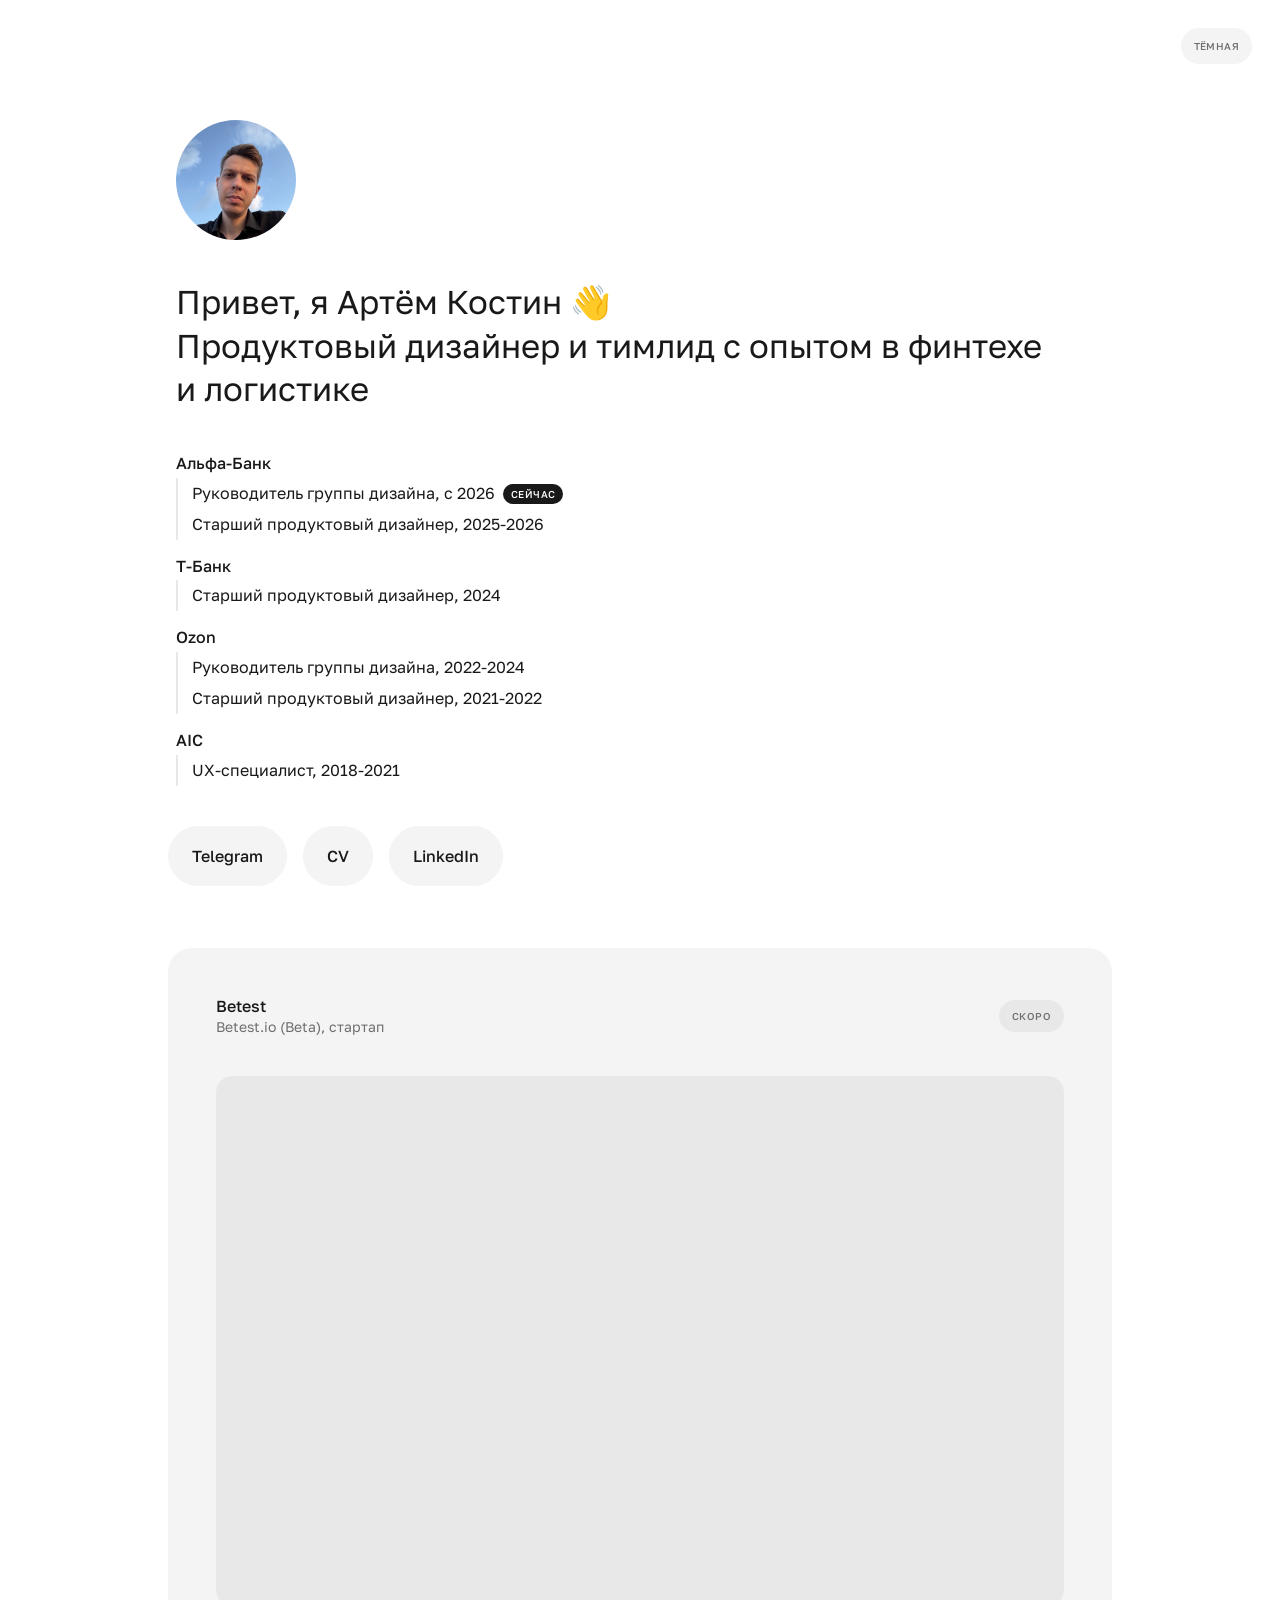
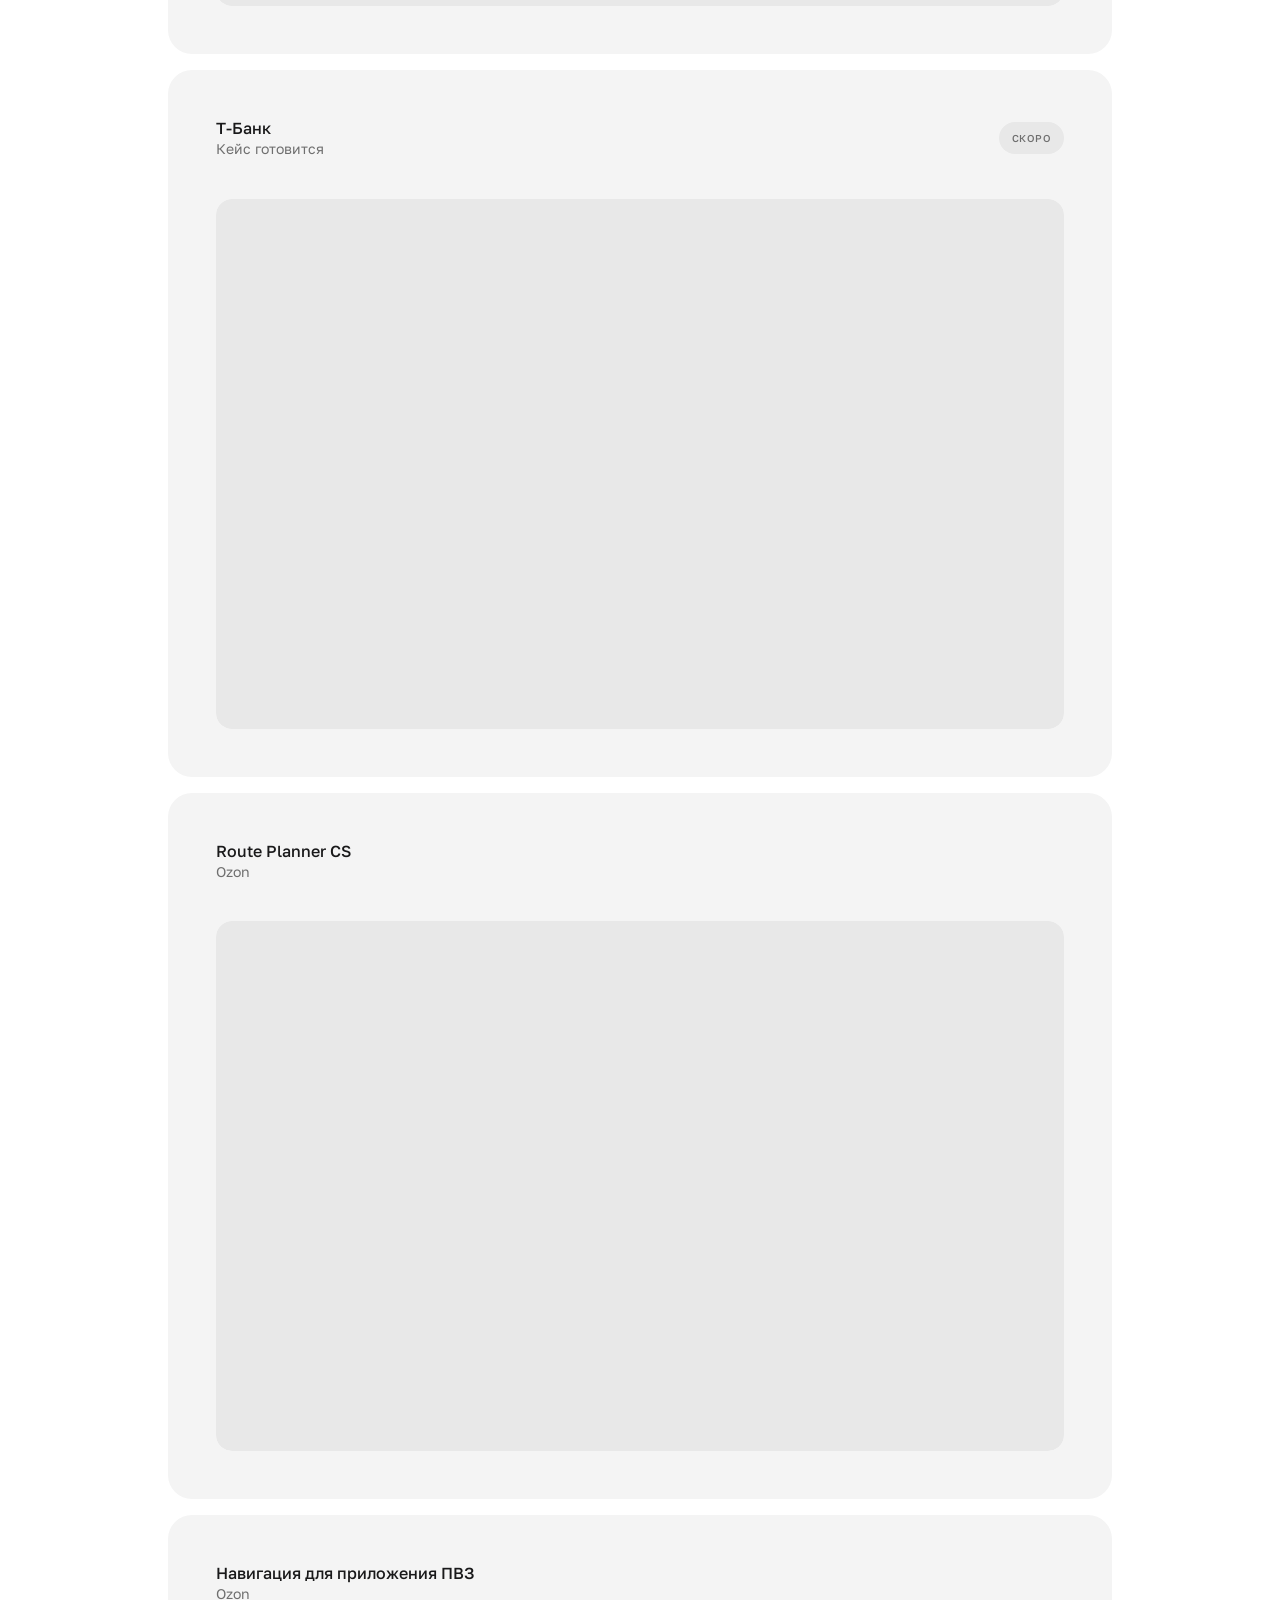
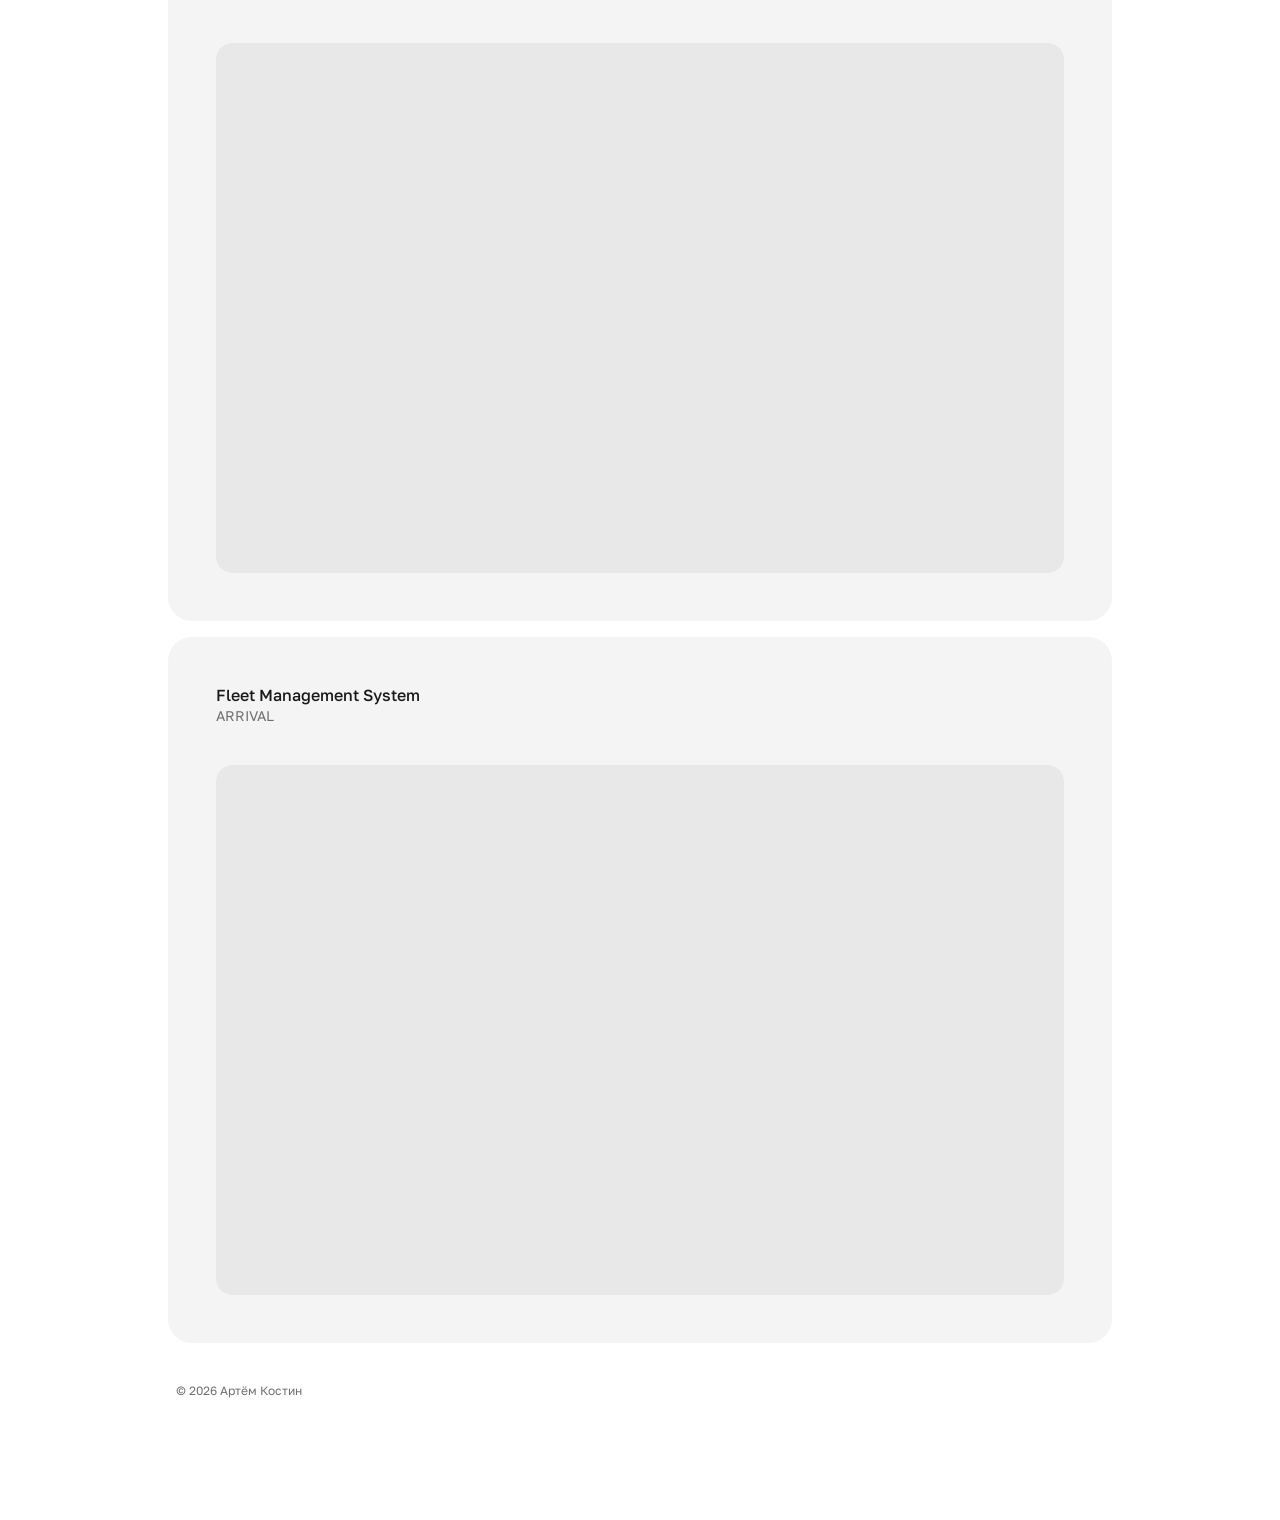
<file: index.html>
<!doctype html>
<html lang="ru">
<head>
<meta charset="utf-8">
<meta name="viewport" content="width=device-width, initial-scale=1, viewport-fit=cover">
<title>Артём Костин. Продуктовый дизайнер и Тимлид</title>
<meta name="description" content="Дизайнер цифровых B2B-продуктов и внутренних сервисов. Более 5 лет в крупных компаниях и стартапах: Альфа-Банк, Т-Банк, Ozon.">
<meta name="author" content="Артём Костин">
<meta name="color-scheme" content="light dark">
<meta name="theme-color" content="#FFFFFF" media="(prefers-color-scheme: light)">
<meta name="theme-color" content="#0B0B0C" media="(prefers-color-scheme: dark)">

<!-- Open Graph. Картинка пока с прежнего сайта; при переезде на свой домен заменить на свою и добавить og:url -->
<meta property="og:type" content="website">
<meta property="og:locale" content="ru_RU">
<meta property="og:title" content="Артём Костин. Продуктовый дизайнер и Тимлид">
<meta property="og:description" content="Дизайнер цифровых B2B-продуктов и внутренних сервисов.">
<meta property="og:image" content="https://framerusercontent.com/assets/7ggBg0mMLBp4gRBf1vpraaZpS8.png">
<meta name="twitter:card" content="summary_large_image">

<link rel="icon" href="data:image/svg+xml,%3Csvg xmlns='http://www.w3.org/2000/svg' viewBox='0 0 64 64'%3E%3Crect width='64' height='64' rx='14' fill='%2319191A'/%3E%3Ctext x='32' y='43' font-size='30' font-weight='800' text-anchor='middle' fill='%23FFFFFF' font-family='Arial, Helvetica, sans-serif'%3EAK%3C/text%3E%3C/svg%3E">

<link rel="preconnect" href="https://fonts.googleapis.com">
<link rel="preconnect" href="https://fonts.gstatic.com" crossorigin>
<link rel="stylesheet" href="https://fonts.googleapis.com/css2?family=Golos+Text:wght@400;500;600&display=swap">

<script type="application/ld+json">
{
  "@context": "https://schema.org",
  "@type": "Person",
  "name": "Артём Костин",
  "jobTitle": "Руководитель группы дизайна",
  "worksFor": { "@type": "Organization", "name": "Альфа-Банк" },
  "email": "mailto:kostin.a.artem@gmail.com",
  "sameAs": [
    "https://t.me/akostin",
    "https://www.linkedin.com/in/%D0%B0rtem-%D0%BAostin-42739712b"
  ]
}
</script>

<script>
/* Тема до первой отрисовки, чтобы не мигало */
(function () {
  var r = document.documentElement;
  r.classList.add('js');
  try {
    var raw = localStorage.getItem('portfolio.state');
    var data = raw ? JSON.parse(raw) : null;
    var t = data && data.theme;
    if (t === 'light' || t === 'dark') r.setAttribute('data-theme', t);
  } catch (e) {}
})();
</script>

<style>
/* ============ Токены ============ */
:root {
  --font-main: 'Golos Text', system-ui, -apple-system, 'Segoe UI', Roboto, Arial, sans-serif;

  --page: #FFFFFF;
  --text: #19191A;
  --muted: #6F6F6F;       /* чуть темнее #8B8B8B, чтобы проходил контраст AA */
  --card: #F4F4F4;
  --tag: #E8E8E8;
  --tag-text: #5A5A5A;
  --media: #E8E8E8;

  --content-width: 1040px;
  --pad-top: 120px;
  --ease: cubic-bezier(0.16, 1, 0.3, 1);

  color-scheme: light;
  box-sizing: border-box;
  padding-top: env(safe-area-inset-top, 0px);
  padding-bottom: env(safe-area-inset-bottom, 0px);
}
@media (prefers-color-scheme: dark) {
  :root:not([data-theme="light"]) {
    color-scheme: dark;
    --page: #0B0B0C; --text: #F2F2F2; --muted: #9A9A9A; --card: #161617; --tag: #252526; --tag-text: #B5B5B5; --media: #232324;
  }
}
:root[data-theme="dark"] {
  color-scheme: dark;
  --page: #0B0B0C; --text: #F2F2F2; --muted: #9A9A9A; --card: #161617; --tag: #252526; --tag-text: #B5B5B5; --media: #232324;
}

/* ============ База ============ */
*, *::before, *::after { box-sizing: border-box; }
html { font-size: 16px; scroll-behavior: smooth; -webkit-text-size-adjust: 100%; background: var(--page); }
body {
  margin: 0; min-height: 100vh; background: var(--page); color: var(--text);
  font-family: var(--font-main); line-height: 1.5;
  -webkit-font-smoothing: antialiased; text-rendering: optimizeLegibility;
}
body.cv-open { overflow: hidden; }
h1, h2, h3, p, ul, ol, figure { margin: 0; padding: 0; }
ul, ol { list-style: none; }
a { color: inherit; text-decoration: none; }
button { appearance: none; -webkit-appearance: none; border: 0; background: none; font: inherit; color: inherit; }
a, button { touch-action: manipulation; -webkit-tap-highlight-color: transparent; }
::selection { background: var(--text); color: var(--page); }
:focus-visible { outline: 2px solid var(--text); outline-offset: 3px; }
.sr-only { position: absolute; width: 1px; height: 1px; margin: -1px; padding: 0; overflow: hidden; clip: rect(0 0 0 0); white-space: nowrap; border: 0; }
.nb { white-space: nowrap; }

.skip { position: absolute; left: 16px; top: -64px; z-index: 50; background: var(--text); color: var(--page); padding: 12px 16px; border-radius: 12px; font-weight: 500; }
.skip:focus { top: calc(env(safe-area-inset-top, 0px) + 16px); }

/* Переключатель темы, маленькая таблетка в углу */
.theme-toggle {
  position: fixed; z-index: 10;
  top: calc(env(safe-area-inset-top, 0px) + 28px); right: max(28px, env(safe-area-inset-right, 0px));
  display: flex; align-items: center; justify-content: center;
  min-height: 36px; padding: 9px 13px; border: 0; border-radius: 9999px;
  background: var(--card); color: var(--muted);
  font: 500 10px/1.4 var(--font-main); letter-spacing: 0.04em; text-transform: uppercase;
  cursor: pointer; transition: background-color 280ms ease, color 280ms ease;
}
.theme-toggle:hover { background: var(--tag); color: var(--text); }
body.cv-open .theme-toggle { display: none; }

/* ============ Оболочка ============ */
.page { width: 100%; max-width: 1600px; margin: 0 auto; }
.content {
  width: 100%; max-width: var(--content-width); margin: 0 auto;
  padding: var(--pad-top) clamp(24px, 5vw, 48px) 120px;
  display: flex; flex-direction: column; gap: 62px;
}

/* ============ Верх ============ */
.hero { display: flex; flex-direction: column; gap: 40px; }
.hero__lead { display: flex; flex-direction: column; gap: 32px; padding-left: 8px; }

.portrait { width: 120px; height: 120px; margin-left: 8px; border-radius: 50%; overflow: hidden; background: var(--tag); flex-shrink: 0; }
.portrait img { display: block; width: 100%; height: 100%; object-fit: cover; }

.bio { font-size: clamp(27px, 3vw, 33px); font-weight: 400; line-height: 1.32; max-width: 944px; text-wrap: pretty; }
.bio__hi { display: block; }
.bio a { text-decoration: underline; text-underline-offset: 3px; transition: color 260ms ease; }
.bio a:hover { color: var(--muted); text-decoration: none; }

.exp { padding-left: 8px; font-size: 16px; line-height: 1.56; }
.exp__group + .exp__group { margin-top: 14px; }
.exp__org { font-weight: 500; }
.exp__roles { padding-left: 14px; margin-top: 2px; border-left: 2px solid var(--tag); }
.exp__roles li { padding: 3px 0; }
.exp__now {
  display: inline-block; margin-left: 8px; vertical-align: 1px; padding: 3px 8px; border-radius: 9999px; background: var(--text); color: var(--page);
  font-size: 10px; font-weight: 500; line-height: 1.4; letter-spacing: 0.04em; text-transform: uppercase;
}

.actions { display: flex; align-items: center; gap: 16px; flex-wrap: wrap; }
.action {
  display: flex; align-items: center; justify-content: center; padding: 20px 24px;
  border-radius: 9999px; background: var(--card); color: var(--text);
  font: 500 16px/1.25 var(--font-main); cursor: pointer;
  transition: background-color 280ms ease, color 280ms ease;
}
.action:hover { background: var(--tag); }

/* ============ Проекты ============ */
.projects { display: flex; flex-direction: column; gap: 16px; }

/* Блок проекта: скопируй любой <a class="card"> целиком */
.card {
  position: relative; display: flex; flex-direction: column; overflow: hidden;
  padding: clamp(24px, 4.6vw, 48px); border-radius: 24px; background: var(--card); color: inherit;
  transition: transform 700ms var(--ease);
}
a.card { cursor: pointer; }
.card:hover { transform: scale(1.008); transition-duration: 820ms; }

.card__header { display: flex; align-items: center; justify-content: space-between; gap: 16px; margin-bottom: 40px; }
.card__who { display: flex; align-items: center; gap: 14px; min-width: 0; }
.card__title { font-size: 16px; font-weight: 500; line-height: 1.25; }
.card__org { display: block; margin-top: 2px; font-size: 14px; line-height: 1.3; color: var(--muted); }
.card__tag {
  flex: none; padding: 9px 13px; border-radius: 32px; background: var(--tag); color: var(--tag-text);
  font-size: 10px; font-weight: 500; line-height: 1.4; letter-spacing: 0.04em; text-transform: uppercase;
}

.card__image-wrap { width: 100%; max-width: 852px; margin: 0 auto; border-radius: 16px; overflow: hidden; transition: transform 700ms var(--ease); }
.card__image-wrap img { display: block; width: 100%; height: auto; border-radius: 16px; }
.card__ph { aspect-ratio: 16 / 10; background: var(--media); border-radius: 16px; }
.card:hover .card__image-wrap { transform: translateY(-8px); transition-duration: 820ms; }

/* Описание проявляется при наведении (на телефонах видно всегда) */
.card__desc { display: flex; overflow: hidden; max-height: 0; opacity: 0; transition: max-height 640ms var(--ease), opacity 420ms ease; }
.card:hover .card__desc, .card:focus-visible .card__desc { max-height: 180px; opacity: 1; transition: max-height 680ms var(--ease), opacity 620ms ease 220ms; }
.card__desc p { width: min(50%, 588px); font-size: 14px; line-height: 1.56; color: var(--muted); }

/* Неактивная карточка («Скоро») — кейс ещё не описан, не кликается */
.card--soon { cursor: default; }
.card--soon:hover, .card--soon:hover .card__image-wrap { transform: none; }
.card__tag--soon { color: var(--muted); }

.copyright { margin-top: 24px; padding-left: 8px; font-size: 12px; line-height: 1.4; color: var(--muted); }

/* ============ Модалка резюме ============ */
.cv-backdrop {
  position: fixed; inset: 0; z-index: 100; display: none; align-items: center; justify-content: center;
  padding: 24px; background: rgba(11, 11, 12, 0.5); backdrop-filter: blur(2px);
}
.cv-backdrop.is-open { display: flex; }
.js .cv-modal { transform: translateY(8px) scale(0.98); opacity: 0; transition: transform 320ms var(--ease), opacity 260ms ease; }
.js .cv-backdrop.is-open .cv-modal { transform: none; opacity: 1; }

.cv-modal {
  position: relative;
  width: 100%; max-width: 760px; max-height: 85vh; overflow: hidden;
  display: flex; flex-direction: column;
  background: var(--page); color: var(--text); border-radius: 24px;
  box-shadow: 0 24px 64px rgba(0, 0, 0, 0.28);
}
.cv-modal__body { overflow-y: auto; padding: clamp(24px, 4vw, 44px); padding-bottom: 4px; }
.cv-modal__head { margin-bottom: 32px; padding-right: 44px; }
.cv-modal__head h2 { font-size: 22px; font-weight: 500; }
.cv-modal__head p { margin-top: 4px; font-size: 14px; color: var(--muted); }

/* Крестик закрытия — привязан к самой карточке, а не к вьюпорту:
   на iOS Safari фиксированные элементы с env(safe-area-inset) дёргаются
   при скрытии/появлении адресной строки во время скролла. */
.cv-close {
  position: absolute; z-index: 2; top: 20px; right: 20px;
  display: flex; align-items: center; justify-content: center; width: 40px; height: 40px; border: 0; border-radius: 9999px;
  background: var(--card); color: var(--text); cursor: pointer;
  transition: transform 280ms var(--ease), background-color 280ms ease;
}
.cv-close:hover { background: var(--tag); transform: scale(1.06); }
.cv-close svg { display: block; }

.cv-contact { font-size: 14px; color: var(--muted); }
.cv-contact a { text-decoration: underline; text-underline-offset: 3px; }
.cv-contact a:hover { color: var(--text); }

/* Подсказка «Скопировано» над ссылкой на email */
[data-copy-email] { position: relative; }
.copy-toast {
  position: absolute; left: 50%; bottom: calc(100% + 8px); z-index: 1;
  padding: 6px 11px; border-radius: 9999px; background: var(--text); color: var(--page);
  font-size: 11px; font-weight: 500; line-height: 1; white-space: nowrap; text-decoration: none;
  opacity: 0; transform: translate(-50%, 4px); pointer-events: none;
  transition: opacity 220ms ease, transform 220ms var(--ease);
}
.copy-toast.is-visible { opacity: 1; transform: translate(-50%, 0); }

.cv-section { margin-top: 28px; }

.cv-entry + .cv-entry { margin-top: 20px; }
.cv-entry__head { display: flex; flex-wrap: wrap; align-items: baseline; justify-content: space-between; gap: 4px 16px; }
.cv-entry__role { font-weight: 500; font-size: 15px; }
.cv-entry__dates { font-size: 12px; color: var(--muted); white-space: nowrap; }
.cv-entry__org { display: block; margin-top: 2px; font-size: 13px; color: var(--muted); }
.cv-entry ul { margin-top: 8px; padding-left: 18px; list-style: disc; display: flex; flex-direction: column; gap: 4px; }
.cv-entry li { font-size: 14px; line-height: 1.5; }
.cv-entry li::marker { color: var(--muted); }

.cv-summary { margin-top: 28px; padding: 16px 20px; border-radius: 16px; background: var(--card); font-size: 14px; line-height: 1.56; }

.cv-modal__actions {
  flex: none; display: flex; gap: 12px; flex-wrap: wrap;
  padding: 20px clamp(24px, 4vw, 44px) clamp(20px, 3.4vw, 32px);
  border-top: 1px solid var(--card); background: var(--page);
}
.cv-modal__actions .action { padding: 16px 22px; font-size: 15px; }

/* Появление при прокрутке: мягкое */
@media (prefers-reduced-motion: no-preference) {
  .js [data-reveal] { opacity: 0; transform: translateY(14px); transition: opacity 800ms ease, transform 800ms var(--ease); }
  .js [data-reveal].in { opacity: 1; transform: none; }
  .js .card[data-reveal].in { transition: transform 700ms var(--ease), opacity 800ms ease; }
}
@media (prefers-reduced-motion: reduce) {
  html { scroll-behavior: auto; }
  *, *::before, *::after { transition-duration: .01ms !important; animation-duration: .01ms !important; }
}

/* ============ Адаптив ============ */
@media (max-width: 900px) {
  :root { --pad-top: 72px; }
  .content { gap: 48px; padding-bottom: 80px; }
  .hero { gap: 32px; }
  .card__header { margin-bottom: 32px; }
}
@media (max-width: 640px) {
  :root { --pad-top: 60px; }
  .content { gap: 40px; padding-left: 16px; padding-right: 16px; padding-bottom: 56px; }
  .hero { gap: 28px; }
  .portrait { width: 72px; height: 72px; }
  .bio { font-size: 25px; line-height: 1.34; }
  .exp { font-size: 15px; line-height: 1.5; }
  .action { padding: 16px 20px; }
  .exp__now { display: none; }
  .actions { gap: 10px; }
  .theme-toggle { top: calc(env(safe-area-inset-top, 0px) + 16px); right: 16px; }
  .card { border-radius: 18px; padding: 18px; cursor: default; }
  .card:hover, .card:hover .card__image-wrap { transform: none; }
  .card__header { margin-bottom: 20px; }
  .card__ph, .card__image-wrap, .card__image-wrap img { border-radius: 12px; }
  .card__desc, .card:hover .card__desc { max-height: none; margin-top: 18px; opacity: 1; }
  .card__desc p { width: 100%; font-size: 13px; line-height: 1.48; }
  .cv-backdrop { padding: 0; align-items: flex-end; }
  .cv-modal { max-width: none; max-height: 90vh; border-radius: 20px 20px 0 0; }
  .cv-entry__head { flex-direction: column; align-items: flex-start; gap: 2px; }
}
@media (max-width: 390px) {
  .content { padding-left: 12px; padding-right: 12px; }
  .bio { font-size: 23px; }
  .card { padding: 16px; }
}
@media (hover: none) {
  .card:hover, .card:hover .card__image-wrap { transform: none; }
  .card__desc { max-height: none; margin-top: 18px; opacity: 1; }
}
</style>
</head>

<body>
<a class="skip" href="#main">К содержимому</a>
<button class="theme-toggle" type="button" data-theme-toggle aria-label="Включить тёмную тему"><span data-theme-label>Тёмная</span></button>

<div class="page">
  <main class="content" id="main">

    <section class="hero">
      <div class="portrait">
        <img src="img/portrait.jpg" alt="Артём Костин" width="240" height="240">
      </div>

      <div class="hero__lead">
        <h1 class="bio">
          <span class="bio__hi">Привет, я&nbsp;Артём Костин 👋</span>
          Продуктовый дизайнер и&nbsp;тимлид с&nbsp;опытом в&nbsp;финтехе и&nbsp;логистике
        </h1>
      </div>

      <div class="exp-wrap">
        <h2 class="sr-only">Опыт</h2>
        <ul class="exp">
          <li class="exp__group">
            <span class="exp__org">Альфа-Банк</span>
            <ul class="exp__roles">
              <li>Руководитель группы дизайна, <span class="nb">с&nbsp;2026</span><span class="exp__now">сейчас</span></li>
              <li>Старший продуктовый дизайнер, <span class="nb">2025-2026</span></li>
            </ul>
          </li>
          <li class="exp__group">
            <span class="exp__org">Т-Банк</span>
            <ul class="exp__roles">
              <li>Старший продуктовый дизайнер, <span class="nb">2024</span></li>
            </ul>
          </li>
          <li class="exp__group">
            <span class="exp__org">Ozon</span>
            <ul class="exp__roles">
              <li>Руководитель группы дизайна, <span class="nb">2022-2024</span></li>
              <li>Старший продуктовый дизайнер, <span class="nb">2021-2022</span></li>
            </ul>
          </li>
          <li class="exp__group">
            <span class="exp__org">AIC</span>
            <ul class="exp__roles">
              <li>UX-специалист, <span class="nb">2018-2021</span></li>
            </ul>
          </li>
        </ul>
      </div>

      <nav class="actions" aria-label="Контакты и резюме">
        <a class="action" href="https://t.me/akostin" target="_blank" rel="noopener">Telegram</a>
        <button class="action" type="button" data-cv-open aria-haspopup="dialog">CV</button>
        <a class="action" href="https://www.linkedin.com/in/%D0%B0rtem-%D0%BAostin-42739712b" target="_blank" rel="noopener">LinkedIn</a>
      </nav>
    </section>

    <section class="projects" aria-labelledby="projects-title">
      <h2 class="sr-only" id="projects-title">Проекты</h2>

      <!--
        КАК ДОБАВИТЬ ПРОЕКТ: скопируй любой <a class="card"> целиком и поменяй href, название и компанию.
        ЛОГОТИП-КРУЖОК С БУКВОЙ (.card__logo) УБРАЛИ НАМЕРЕННО — на карточках теперь только название и компания.
        ГОД НА КАРТОЧКАХ НЕ ПОКАЗЫВАЕМ (убрали намеренно) — .card__tag остался только для тега «Скоро».
        ПРЕВЬЮ: вместо <div class="card__ph"></div> положи <img src="..." alt="..." width="1704" height="1064" loading="lazy">.
        ОПИСАНИЕ: под .card__image-wrap добавь <div class="card__desc"><p>Одно предложение про задачу и результат.</p></div>;
                  на компьютере оно появляется при наведении, на телефоне видно всегда.
        ССЫЛКИ: ведут на страницы кейсов в cases/ (шаблон + стили — styles.css, script.js).

        НЕАКТИВНАЯ КАРТОЧКА («Скоро»): пока кейс не описан — вместо <a class="card" href="..."> используй
        <div class="card card--soon" aria-disabled="true"> (без href), в .card__header добавь
        <span class="card__tag card__tag--soon">Скоро</span>. Как опишешь кейс — верни <a> с href и убери тег.
      -->

      <div class="card card--soon" data-reveal aria-disabled="true">
        <div class="card__header">
          <div class="card__who">
            <div><h3 class="card__title">Betest</h3><span class="card__org">Betest.io (Beta), стартап</span></div>
          </div>
          <span class="card__tag card__tag--soon">Скоро</span>
        </div>
        <div class="card__image-wrap"><div class="card__ph"></div></div>
      </div>

      <div class="card card--soon" data-reveal aria-disabled="true">
        <div class="card__header">
          <div class="card__who">
            <div><h3 class="card__title">Т‑Банк</h3><span class="card__org">Кейс готовится</span></div>
          </div>
          <span class="card__tag card__tag--soon">Скоро</span>
        </div>
        <div class="card__image-wrap"><div class="card__ph"></div></div>
      </div>

      <a class="card" href="cases/route-planner-cs.html" data-reveal>
        <div class="card__header">
          <div class="card__who">
            <div><h3 class="card__title">Route Planner CS</h3><span class="card__org">Ozon</span></div>
          </div>
        </div>
        <div class="card__image-wrap"><div class="card__ph"></div></div>
      </a>

      <a class="card" href="cases/ozon-point.html" data-reveal>
        <div class="card__header">
          <div class="card__who">
            <div><h3 class="card__title">Навигация для&nbsp;приложения ПВЗ</h3><span class="card__org">Ozon</span></div>
          </div>
        </div>
        <div class="card__image-wrap"><div class="card__ph"></div></div>
      </a>

      <a class="card" href="cases/arrival.html" data-reveal>
        <div class="card__header">
          <div class="card__who">
            <div><h3 class="card__title">Fleet Management System</h3><span class="card__org">ARRIVAL</span></div>
          </div>
        </div>
        <div class="card__image-wrap"><div class="card__ph"></div></div>
      </a>

      <p class="copyright">&copy; 2026 Артём Костин</p>
    </section>

  </main>
</div>

<div class="cv-backdrop" data-cv-backdrop aria-hidden="true">
  <div class="cv-modal" role="dialog" aria-modal="true" aria-labelledby="cv-title">
    <button class="cv-close" type="button" data-cv-close aria-label="Закрыть резюме">
      <svg width="16" height="16" viewBox="0 0 16 16" fill="none" aria-hidden="true"><path d="M3 3L13 13M13 3L3 13" stroke="currentColor" stroke-width="1.5" stroke-linecap="round"/></svg>
    </button>
   <div class="cv-modal__body">
    <div class="cv-modal__head">
      <h2 id="cv-title">Артём Костин</h2>
      <p>Design&nbsp;Lead&nbsp;/&nbsp;Product&nbsp;Designer</p>
    </div>

    <p class="cv-contact">+7&nbsp;(999)&nbsp;002‑09‑11&nbsp;· <a href="mailto:kostin.a.artem@gmail.com" data-copy-email="kostin.a.artem@gmail.com">kostin.a.artem@gmail.com<span class="copy-toast" aria-hidden="true">Скопировано</span></a>&nbsp;· <a href="https://t.me/akostin" target="_blank" rel="noopener">Telegram:&nbsp;@akostin</a></p>
    <span class="sr-only" role="status" aria-live="polite" data-copy-announcer></span>

    <p class="cv-summary">5+&nbsp;лет опыта в&nbsp;продуктовом дизайне (fintech, B2B, логистика), включая 2+&nbsp;года в&nbsp;роли лида&nbsp;— руководил командами до&nbsp;5&nbsp;дизайнеров в&nbsp;Альфа-Банке и&nbsp;Ozon. Фокус&nbsp;— сложные B2B-сценарии, дизайн-процесс и&nbsp;менторство.</p>

    <div class="cv-section">
      <div class="cv-entry">
        <div class="cv-entry__head"><span class="cv-entry__role">Руководитель группы дизайна</span><span class="cv-entry__dates">Янв 2026 — сейчас · 9 мес</span></div>
        <span class="cv-entry__org">Альфа-Банк&nbsp;· Москва</span>
        <ul>
          <li>Руковожу командой из&nbsp;4&nbsp;продуктовых дизайнеров в&nbsp;B2B-домене «Эквайринг»&nbsp;— UX торгового и&nbsp;интернет-эквайринга, внутренней CRM.</li>
          <li>Инициировал и&nbsp;возглавил редизайн интернет-эквайринга: унификация UI и&nbsp;сокращение времени на&nbsp;ключевые сценарии для&nbsp;тысяч бизнес-клиентов.</li>
          <li>Внедрил процесс фиксации UI-дефектов в&nbsp;домене, чтобы баги не&nbsp;терялись и&nbsp;доходили до&nbsp;исправления.</li>
        </ul>
      </div>

      <div class="cv-entry">
        <div class="cv-entry__head"><span class="cv-entry__role">Старший продуктовый дизайнер</span><span class="cv-entry__dates">Янв 2025 — Янв 2026 · 1 год 1 мес</span></div>
        <span class="cv-entry__org">Альфа-Банк&nbsp;· Москва</span>
        <ul>
          <li>Спроектировал и&nbsp;запустил «Нейроофис» (AI-ассистенты для&nbsp;бизнеса) в&nbsp;приложении «Альфа-Бизнес».</li>
          <li>Внедрил MVP-интеграцию AI-ассистентов в&nbsp;3+&nbsp;смежных продукта банка, создав единый пользовательский опыт.</li>
          <li>Создал масштабируемый UX-паттерн подписки, переиспользованный в&nbsp;нескольких продуктовых линейках банка.</li>
        </ul>
      </div>

      <div class="cv-entry">
        <div class="cv-entry__head"><span class="cv-entry__role">Старший продуктовый дизайнер</span><span class="cv-entry__dates">Авг 2024 — Ноя 2024 · 4 мес</span></div>
        <span class="cv-entry__org">Т-Банк&nbsp;· Москва</span>
        <ul>
          <li>Перепроектировал онбординг CloudKassir, сократив путь пользователя с&nbsp;10&nbsp;до&nbsp;5&nbsp;дней.</li>
          <li>Предложил и&nbsp;передал в&nbsp;A/B-тест 3&nbsp;гипотезы по&nbsp;улучшению конверсии платёжной формы (B2C).</li>
        </ul>
      </div>

      <div class="cv-entry">
        <div class="cv-entry__head"><span class="cv-entry__role">Руководитель группы дизайна</span><span class="cv-entry__dates">Сен 2022 — Авг 2024 · 2 года</span></div>
        <span class="cv-entry__org">Ozon&nbsp;· Москва</span>
        <ul>
          <li>Сформировал с&nbsp;нуля и&nbsp;возглавил команду из&nbsp;5&nbsp;дизайнеров, отвечающую за&nbsp;UX внутренних логистических систем для&nbsp;~200&nbsp;000&nbsp;сотрудников ПВЗ.</li>
          <li>Возглавил редизайн ключевых операций (приёмка, выдача) в&nbsp;системе ПВЗ&nbsp;— сократил время выполнения на&nbsp;30% и&nbsp;снизил число обращений в&nbsp;поддержку.</li>
          <li>Построил практику регулярных UX-исследований, закрывшую 10+&nbsp;узких мест в&nbsp;сценариях сотрудников.</li>
        </ul>
      </div>

      <div class="cv-entry">
        <div class="cv-entry__head"><span class="cv-entry__role">Старший продуктовый дизайнер</span><span class="cv-entry__dates">Сен 2021 — Сен 2022 · 1 год 1 мес</span></div>
        <span class="cv-entry__org">Ozon&nbsp;· Москва</span>
        <ul>
          <li>Спроектировал систему автопланирования смен для&nbsp;5000+&nbsp;курьеров, оптимизировав логистические затраты.</li>
          <li>Спроектировал с&nbsp;нуля мобильное приложение «Пункт Ozon» для&nbsp;работы сотрудников ПВЗ без&nbsp;стационарного компьютера.</li>
          <li>Провёл полный редизайн системы «Турбо ПВЗ» (~200&nbsp;000&nbsp;пользователей).</li>
          <li>Спроектировал систему real-time мониторинга курьерской доставки.</li>
        </ul>
      </div>

      <div class="cv-entry">
        <div class="cv-entry__head"><span class="cv-entry__role">Продуктовый дизайнер</span><span class="cv-entry__dates">Мар 2021 — Сен 2021 · 7 мес</span></div>
        <span class="cv-entry__org">Ростелеком&nbsp;· Россия</span>
        <ul>
          <li>Проектировал интерфейсы для&nbsp;внутренних B2B CRM-систем, проводил интервью с&nbsp;операторами.</li>
        </ul>
      </div>

      <div class="cv-entry">
        <div class="cv-entry__head"><span class="cv-entry__role">UX-специалист</span><span class="cv-entry__dates">Авг 2018 — Фев 2021 · 2 года 7 мес</span></div>
        <span class="cv-entry__org">AIC&nbsp;· Москва</span>
        <ul>
          <li>Проектировал UX для&nbsp;сайтов и&nbsp;приложений ключевых клиентов, включая MOEX, БКС и&nbsp;ФосАгро.</li>
          <li>Спроектировал MVP системы управления автопарком ARRIVAL.</li>
          <li>Преподавал UX-проектирование в&nbsp;МТС Университете.</li>
        </ul>
      </div>

      <div class="cv-entry">
        <div class="cv-entry__head"><span class="cv-entry__role">Менеджер проектов</span><span class="cv-entry__dates">Май 2015 — Апр 2018 · 3 года</span></div>
        <span class="cv-entry__org">Инфо-Эксперт&nbsp;· Саратов</span>
        <ul>
          <li>Управлял проектами разработки приложений для&nbsp;Битрикс24: клиенты, документация, планирование.</li>
        </ul>
      </div>
    </div>
   </div>

    <div class="cv-modal__actions">
      <a class="action" href="files/Artem-Kostin-CV-RU.pdf" download>Скачать PDF</a>
    </div>
  </div>
</div>

<script>
(function () {
  var root = document.documentElement;
  var mq = window.matchMedia('(prefers-color-scheme: dark)');

  /* Клиентское хранилище: один namespaced JSON-ключ на всё приложение,
     с полем version для будущих миграций формата. */
  var STORAGE_KEY = 'portfolio.state';
  function readState() {
    try {
      var raw = localStorage.getItem(STORAGE_KEY);
      if (!raw) return { version: 1 };
      var data = JSON.parse(raw);
      if (!data || typeof data !== 'object') return { version: 1 };
      if (data.version !== 1) return { version: 1 }; /* сюда добавлять миграции старых версий */
      return data;
    } catch (e) {
      return { version: 1 };
    }
  }
  function writeState(patch) {
    try {
      var data = readState();
      for (var k in patch) if (Object.prototype.hasOwnProperty.call(patch, k)) data[k] = patch[k];
      localStorage.setItem(STORAGE_KEY, JSON.stringify(data));
    } catch (e) {}
  }

  /* Тема */
  var btn = document.querySelector('[data-theme-toggle]');
  var label = document.querySelector('[data-theme-label]');
  function current() { return root.getAttribute('data-theme') || (mq.matches ? 'dark' : 'light'); }
  function syncTheme() {
    var dark = current() === 'dark';
    label.textContent = dark ? 'Светлая' : 'Тёмная';
    btn.setAttribute('aria-label', dark ? 'Включить светлую тему' : 'Включить тёмную тему');
    var metas = document.querySelectorAll('meta[name="theme-color"]');
    for (var i = 0; i < metas.length; i++) metas[i].setAttribute('content', dark ? '#0B0B0C' : '#FFFFFF');
  }
  btn.addEventListener('click', function () {
    var next = current() === 'dark' ? 'light' : 'dark';
    root.setAttribute('data-theme', next);
    writeState({ theme: next });
    syncTheme();
  });
  if (mq.addEventListener) mq.addEventListener('change', syncTheme);
  syncTheme();

  /* Появление при прокрутке */
  var items = [].slice.call(document.querySelectorAll('[data-reveal]'));
  if (!('IntersectionObserver' in window)) {
    items.forEach(function (el) { el.classList.add('in'); });
    return;
  }
  var io = new IntersectionObserver(function (entries) {
    entries.forEach(function (en) {
      if (en.isIntersecting) { en.target.classList.add('in'); io.unobserve(en.target); }
    });
  }, { rootMargin: '0px 0px -6% 0px', threshold: 0.05 });
  items.forEach(function (el) { io.observe(el); });
})();

(function () {
  /* Модалка резюме */
  var backdrop = document.querySelector('[data-cv-backdrop]');
  var openBtn = document.querySelector('[data-cv-open]');
  var closeEls = [].slice.call(document.querySelectorAll('[data-cv-close]'));
  if (!backdrop || !openBtn) return;
  var lastFocus = null;

  function onKeydown(e) {
    if (e.key === 'Escape') { close(); return; }
    if (e.key !== 'Tab') return;
    var focusable = [].slice.call(backdrop.querySelectorAll('button, a[href]'));
    if (!focusable.length) return;
    var first = focusable[0], last = focusable[focusable.length - 1];
    if (e.shiftKey && document.activeElement === first) { e.preventDefault(); last.focus(); }
    else if (!e.shiftKey && document.activeElement === last) { e.preventDefault(); first.focus(); }
  }

  function open() {
    lastFocus = document.activeElement;
    backdrop.classList.add('is-open');
    backdrop.setAttribute('aria-hidden', 'false');
    document.body.classList.add('cv-open');
    document.addEventListener('keydown', onKeydown);
    var closeBtn = backdrop.querySelector('.cv-close');
    if (closeBtn) closeBtn.focus();
  }
  function close() {
    backdrop.classList.remove('is-open');
    backdrop.setAttribute('aria-hidden', 'true');
    document.body.classList.remove('cv-open');
    document.removeEventListener('keydown', onKeydown);
    if (lastFocus && lastFocus.focus) lastFocus.focus();
  }

  openBtn.addEventListener('click', open);
  closeEls.forEach(function (el) { el.addEventListener('click', close); });
  backdrop.addEventListener('click', function (e) { if (e.target === backdrop) close(); });
})();

(function () {
  /* Копирование email по клику вместо открытия почтового клиента */
  var announcer = document.querySelector('[data-copy-announcer]');
  var links = [].slice.call(document.querySelectorAll('[data-copy-email]'));

  links.forEach(function (link) {
    var toast = link.querySelector('.copy-toast');
    var hideTimer = null;

    link.addEventListener('click', function (e) {
      if (e.button !== 0 || e.metaKey || e.ctrlKey || e.shiftKey || e.altKey) return;
      if (!navigator.clipboard || !navigator.clipboard.writeText) return;
      e.preventDefault();

      var email = link.getAttribute('data-copy-email');
      navigator.clipboard.writeText(email).then(function () {
        if (toast) {
          clearTimeout(hideTimer);
          toast.classList.add('is-visible');
          hideTimer = setTimeout(function () { toast.classList.remove('is-visible'); }, 1600);
        }
        if (announcer) {
          announcer.textContent = '';
          window.requestAnimationFrame(function () { announcer.textContent = 'Email скопирован в буфер обмена'; });
        }
      }).catch(function () {
        window.location.href = link.href;
      });
    });
  });
})();
</script>
</body>
</html>
</file>
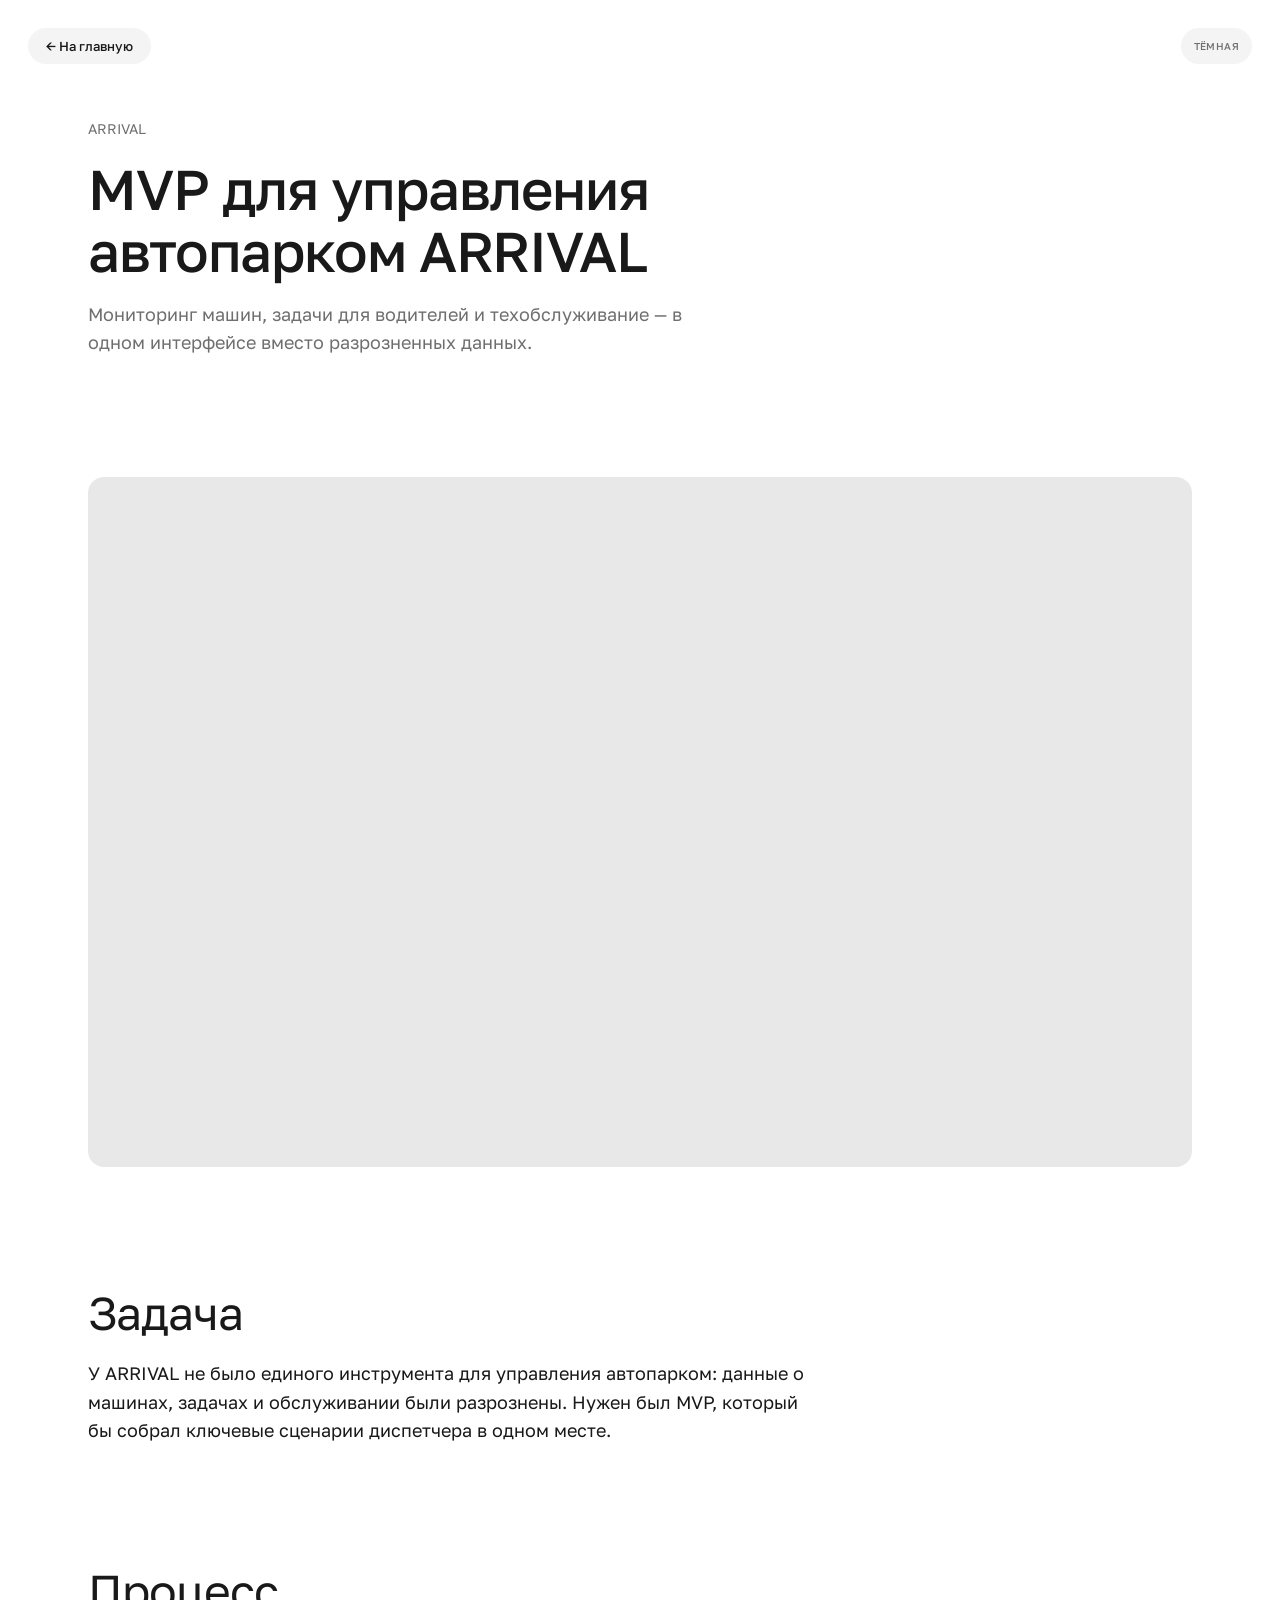
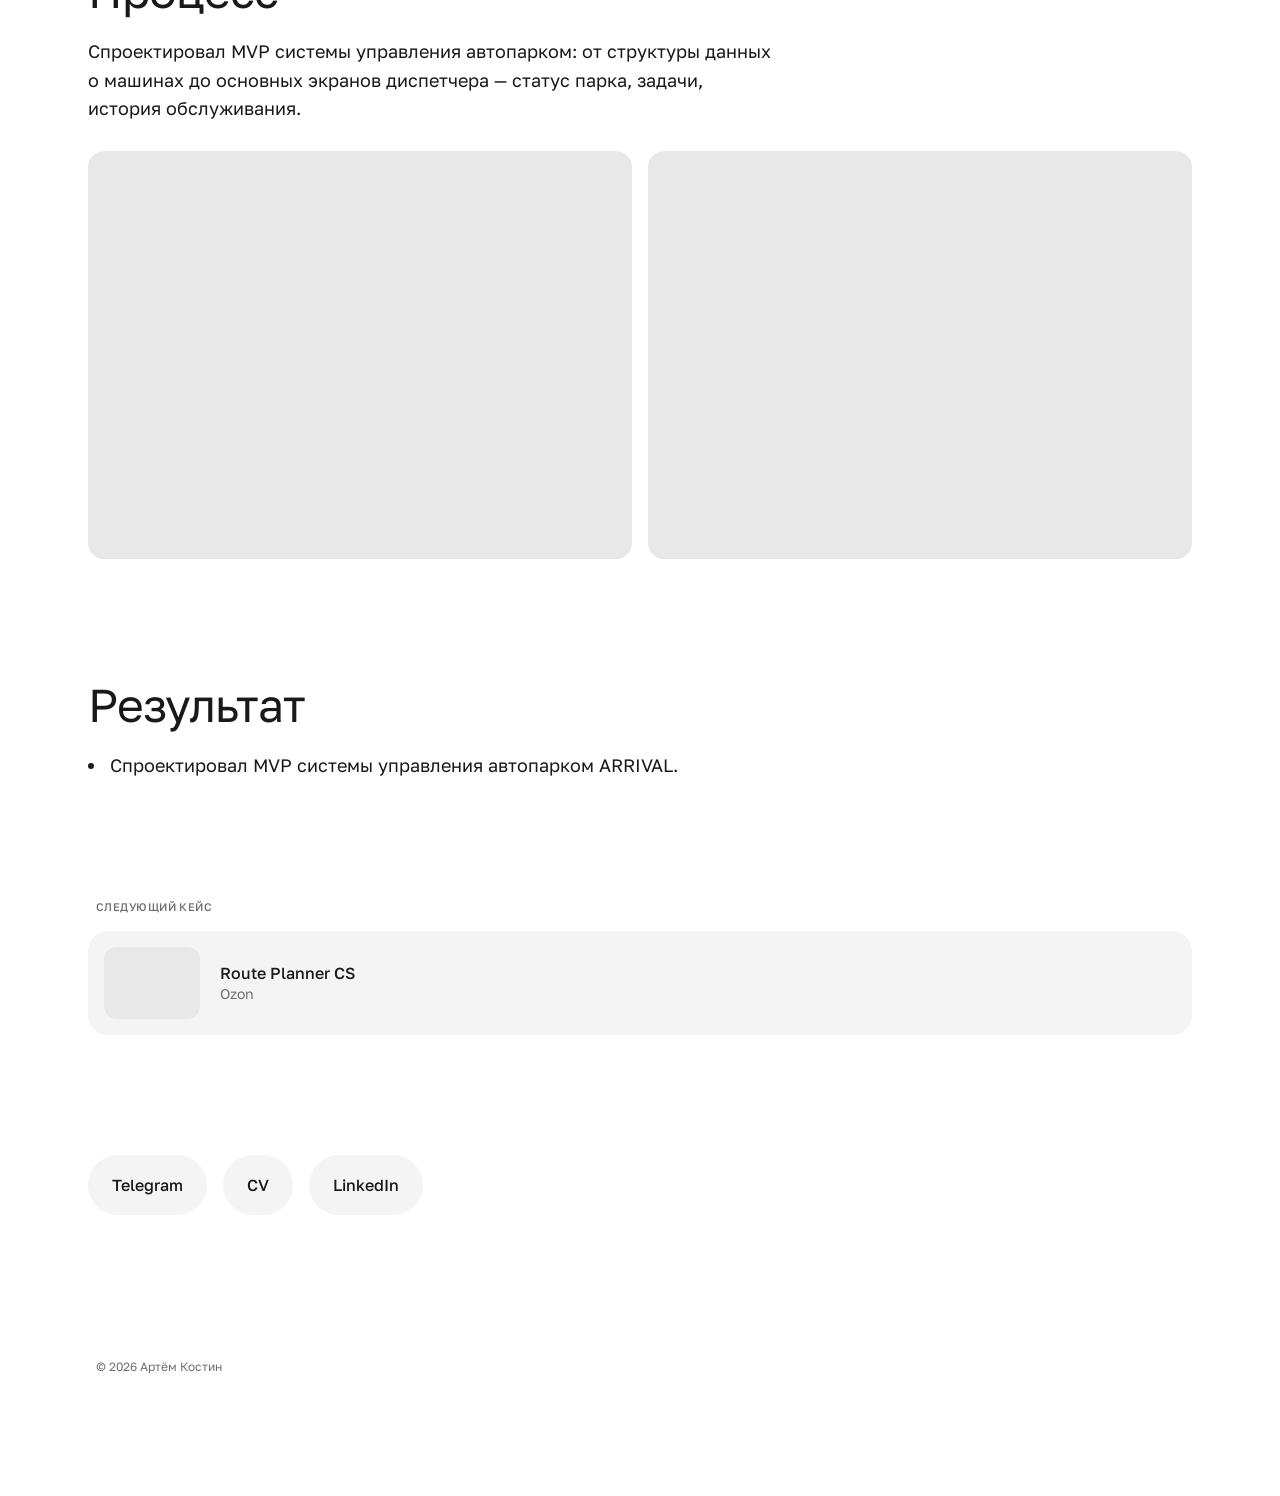
<file: cases/arrival.html>
<!doctype html>
<html lang="ru">
<head>
<meta charset="utf-8">
<meta name="viewport" content="width=device-width, initial-scale=1, viewport-fit=cover">
<title>Fleet Management System — Артём Костин</title>
<meta name="description" content="Кейс: MVP системы управления автопарком ARRIVAL.">
<meta name="author" content="Артём Костин">
<meta name="color-scheme" content="light dark">
<meta name="theme-color" content="#FFFFFF" media="(prefers-color-scheme: light)">
<meta name="theme-color" content="#0B0B0C" media="(prefers-color-scheme: dark)">

<link rel="icon" href="data:image/svg+xml,%3Csvg xmlns='http://www.w3.org/2000/svg' viewBox='0 0 64 64'%3E%3Crect width='64' height='64' rx='14' fill='%2319191A'/%3E%3Ctext x='32' y='43' font-size='30' font-weight='800' text-anchor='middle' fill='%23FFFFFF' font-family='Arial, Helvetica, sans-serif'%3EAK%3C/text%3E%3C/svg%3E">

<link rel="preconnect" href="https://fonts.googleapis.com">
<link rel="preconnect" href="https://fonts.gstatic.com" crossorigin>
<link rel="stylesheet" href="https://fonts.googleapis.com/css2?family=Golos+Text:wght@400;500;600&display=swap">
<link rel="stylesheet" href="../styles.css">

<script>
(function () {
  var r = document.documentElement;
  r.classList.add('js');
  try {
    var raw = localStorage.getItem('portfolio.state');
    var data = raw ? JSON.parse(raw) : null;
    var t = data && data.theme;
    if (t === 'light' || t === 'dark') r.setAttribute('data-theme', t);
  } catch (e) {}
})();
</script>
</head>

<body>
<a class="skip" href="#main">К содержимому</a>
<button class="theme-toggle" type="button" data-theme-toggle aria-label="Включить тёмную тему"><span data-theme-label>Тёмная</span></button>

<div class="page">
  <main class="content" id="main">

    <nav class="case-top" aria-label="Навигация">
      <a class="case-back" href="../index.html">← На главную</a>
    </nav>

    <header class="case-hero" data-reveal>
      <div class="case-hero__who">
        <span class="card__org">ARRIVAL</span>
      </div>
      <h1 class="case-hero__title">MVP для управления автопарком ARRIVAL</h1>
      <p class="case-hero__desc">Мониторинг машин, задачи для водителей и техобслуживание — в одном интерфейсе вместо разрозненных данных.</p>
    </header>

    <div class="case-cover"><div class="card__ph"></div></div>

    <section class="case-block" data-reveal>
      <h2>Задача</h2>
      <p>У ARRIVAL не было единого инструмента для управления автопарком: данные о машинах, задачах и обслуживании были разрознены. Нужен был MVP, который бы собрал ключевые сценарии диспетчера в одном месте.</p>
    </section>

    <section class="case-block" data-reveal>
      <h2>Процесс</h2>
      <p>Спроектировал MVP системы управления автопарком: от структуры данных о машинах до основных экранов диспетчера — статус парка, задачи, история обслуживания.</p>
      <div class="case-gallery">
        <div class="card__ph"></div>
        <div class="card__ph"></div>
      </div>
    </section>

    <section class="case-block" data-reveal>
      <h2>Результат</h2>
      <ul class="case-results">
        <li>Спроектировал MVP системы управления автопарком ARRIVAL.</li>
      </ul>
    </section>

    <section class="case-next" data-reveal>
      <span class="case-next__label">Следующий кейс</span>
      <a class="case-next-card" href="route-planner-cs.html">
        <div class="case-next-card__thumb"><div class="card__ph"></div></div>
        <div class="card__who">
          <div><h3 class="card__title">Route Planner CS</h3><span class="card__org">Ozon</span></div>
        </div>
      </a>
    </section>

    <nav class="actions" aria-label="Контакты и резюме">
      <a class="action" href="https://t.me/akostin" target="_blank" rel="noopener">Telegram</a>
      <button class="action" type="button" data-cv-open aria-haspopup="dialog">CV</button>
      <a class="action" href="https://www.linkedin.com/in/%D0%B0rtem-%D0%BAostin-42739712b" target="_blank" rel="noopener">LinkedIn</a>
    </nav>

    <p class="copyright">&copy; 2026 Артём Костин</p>
  </main>
</div>

<div class="cv-backdrop" data-cv-backdrop aria-hidden="true">
  <div class="cv-modal" role="dialog" aria-modal="true" aria-labelledby="cv-title">
    <button class="cv-close" type="button" data-cv-close aria-label="Закрыть резюме">
      <svg width="16" height="16" viewBox="0 0 16 16" fill="none" aria-hidden="true"><path d="M3 3L13 13M13 3L3 13" stroke="currentColor" stroke-width="1.5" stroke-linecap="round"/></svg>
    </button>
   <div class="cv-modal__body">
    <div class="cv-modal__head">
      <h2 id="cv-title">Артём Костин</h2>
      <p>Design&nbsp;Lead&nbsp;/&nbsp;Product&nbsp;Designer</p>
    </div>

    <p class="cv-contact">+7&nbsp;(999)&nbsp;002‑09‑11&nbsp;· <a href="mailto:kostin.a.artem@gmail.com" data-copy-email="kostin.a.artem@gmail.com">kostin.a.artem@gmail.com<span class="copy-toast" aria-hidden="true">Скопировано</span></a>&nbsp;· <a href="https://t.me/akostin" target="_blank" rel="noopener">Telegram:&nbsp;@akostin</a></p>
    <span class="sr-only" role="status" aria-live="polite" data-copy-announcer></span>

    <p class="cv-summary">5+&nbsp;лет опыта в&nbsp;продуктовом дизайне (fintech, B2B, логистика), включая 2+&nbsp;года в&nbsp;роли лида&nbsp;— руководил командами до&nbsp;5&nbsp;дизайнеров в&nbsp;Альфа-Банке и&nbsp;Ozon. Фокус&nbsp;— сложные B2B-сценарии, дизайн-процесс и&nbsp;менторство.</p>

    <div class="cv-section">
      <div class="cv-entry">
        <div class="cv-entry__head"><span class="cv-entry__role">Руководитель группы дизайна</span><span class="cv-entry__dates">Янв 2026 — сейчас · 9 мес</span></div>
        <span class="cv-entry__org">Альфа-Банк&nbsp;· Москва</span>
        <ul>
          <li>Руковожу командой из&nbsp;4&nbsp;продуктовых дизайнеров в&nbsp;B2B-домене «Эквайринг»&nbsp;— UX торгового и&nbsp;интернет-эквайринга, внутренней CRM.</li>
          <li>Инициировал и&nbsp;возглавил редизайн интернет-эквайринга: унификация UI и&nbsp;сокращение времени на&nbsp;ключевые сценарии для&nbsp;тысяч бизнес-клиентов.</li>
          <li>Внедрил процесс фиксации UI-дефектов в&nbsp;домене, чтобы баги не&nbsp;терялись и&nbsp;доходили до&nbsp;исправления.</li>
        </ul>
      </div>

      <div class="cv-entry">
        <div class="cv-entry__head"><span class="cv-entry__role">Старший продуктовый дизайнер</span><span class="cv-entry__dates">Янв 2025 — Янв 2026 · 1 год 1 мес</span></div>
        <span class="cv-entry__org">Альфа-Банк&nbsp;· Москва</span>
        <ul>
          <li>Спроектировал и&nbsp;запустил «Нейроофис» (AI-ассистенты для&nbsp;бизнеса) в&nbsp;приложении «Альфа-Бизнес».</li>
          <li>Внедрил MVP-интеграцию AI-ассистентов в&nbsp;3+&nbsp;смежных продукта банка, создав единый пользовательский опыт.</li>
          <li>Создал масштабируемый UX-паттерн подписки, переиспользованный в&nbsp;нескольких продуктовых линейках банка.</li>
        </ul>
      </div>

      <div class="cv-entry">
        <div class="cv-entry__head"><span class="cv-entry__role">Старший продуктовый дизайнер</span><span class="cv-entry__dates">Авг 2024 — Ноя 2024 · 4 мес</span></div>
        <span class="cv-entry__org">Т-Банк&nbsp;· Москва</span>
        <ul>
          <li>Перепроектировал онбординг CloudKassir, сократив путь пользователя с&nbsp;10&nbsp;до&nbsp;5&nbsp;дней.</li>
          <li>Предложил и&nbsp;передал в&nbsp;A/B-тест 3&nbsp;гипотезы по&nbsp;улучшению конверсии платёжной формы (B2C).</li>
        </ul>
      </div>

      <div class="cv-entry">
        <div class="cv-entry__head"><span class="cv-entry__role">Руководитель группы дизайна</span><span class="cv-entry__dates">Сен 2022 — Авг 2024 · 2 года</span></div>
        <span class="cv-entry__org">Ozon&nbsp;· Москва</span>
        <ul>
          <li>Сформировал с&nbsp;нуля и&nbsp;возглавил команду из&nbsp;5&nbsp;дизайнеров, отвечающую за&nbsp;UX внутренних логистических систем для&nbsp;~200&nbsp;000&nbsp;сотрудников ПВЗ.</li>
          <li>Возглавил редизайн ключевых операций (приёмка, выдача) в&nbsp;системе ПВЗ&nbsp;— сократил время выполнения на&nbsp;30% и&nbsp;снизил число обращений в&nbsp;поддержку.</li>
          <li>Построил практику регулярных UX-исследований, закрывшую 10+&nbsp;узких мест в&nbsp;сценариях сотрудников.</li>
        </ul>
      </div>

      <div class="cv-entry">
        <div class="cv-entry__head"><span class="cv-entry__role">Старший продуктовый дизайнер</span><span class="cv-entry__dates">Сен 2021 — Сен 2022 · 1 год 1 мес</span></div>
        <span class="cv-entry__org">Ozon&nbsp;· Москва</span>
        <ul>
          <li>Спроектировал систему автопланирования смен для&nbsp;5000+&nbsp;курьеров, оптимизировав логистические затраты.</li>
          <li>Спроектировал с&nbsp;нуля мобильное приложение «Пункт Ozon» для&nbsp;работы сотрудников ПВЗ без&nbsp;стационарного компьютера.</li>
          <li>Провёл полный редизайн системы «Турбо ПВЗ» (~200&nbsp;000&nbsp;пользователей).</li>
          <li>Спроектировал систему real-time мониторинга курьерской доставки.</li>
        </ul>
      </div>

      <div class="cv-entry">
        <div class="cv-entry__head"><span class="cv-entry__role">Продуктовый дизайнер</span><span class="cv-entry__dates">Мар 2021 — Сен 2021 · 7 мес</span></div>
        <span class="cv-entry__org">Ростелеком&nbsp;· Россия</span>
        <ul>
          <li>Проектировал интерфейсы для&nbsp;внутренних B2B CRM-систем, проводил интервью с&nbsp;операторами.</li>
        </ul>
      </div>

      <div class="cv-entry">
        <div class="cv-entry__head"><span class="cv-entry__role">UX-специалист</span><span class="cv-entry__dates">Авг 2018 — Фев 2021 · 2 года 7 мес</span></div>
        <span class="cv-entry__org">AIC&nbsp;· Москва</span>
        <ul>
          <li>Проектировал UX для&nbsp;сайтов и&nbsp;приложений ключевых клиентов, включая MOEX, БКС и&nbsp;ФосАгро.</li>
          <li>Спроектировал MVP системы управления автопарком ARRIVAL.</li>
          <li>Преподавал UX-проектирование в&nbsp;МТС Университете.</li>
        </ul>
      </div>

      <div class="cv-entry">
        <div class="cv-entry__head"><span class="cv-entry__role">Менеджер проектов</span><span class="cv-entry__dates">Май 2015 — Апр 2018 · 3 года</span></div>
        <span class="cv-entry__org">Инфо-Эксперт&nbsp;· Саратов</span>
        <ul>
          <li>Управлял проектами разработки приложений для&nbsp;Битрикс24: клиенты, документация, планирование.</li>
        </ul>
      </div>
    </div>
   </div>

    <div class="cv-modal__actions">
      <a class="action" href="../files/Artem-Kostin-CV-RU.pdf" download>Скачать PDF</a>
    </div>
  </div>
</div>

<script src="../script.js"></script>
</body>
</html>
</file>
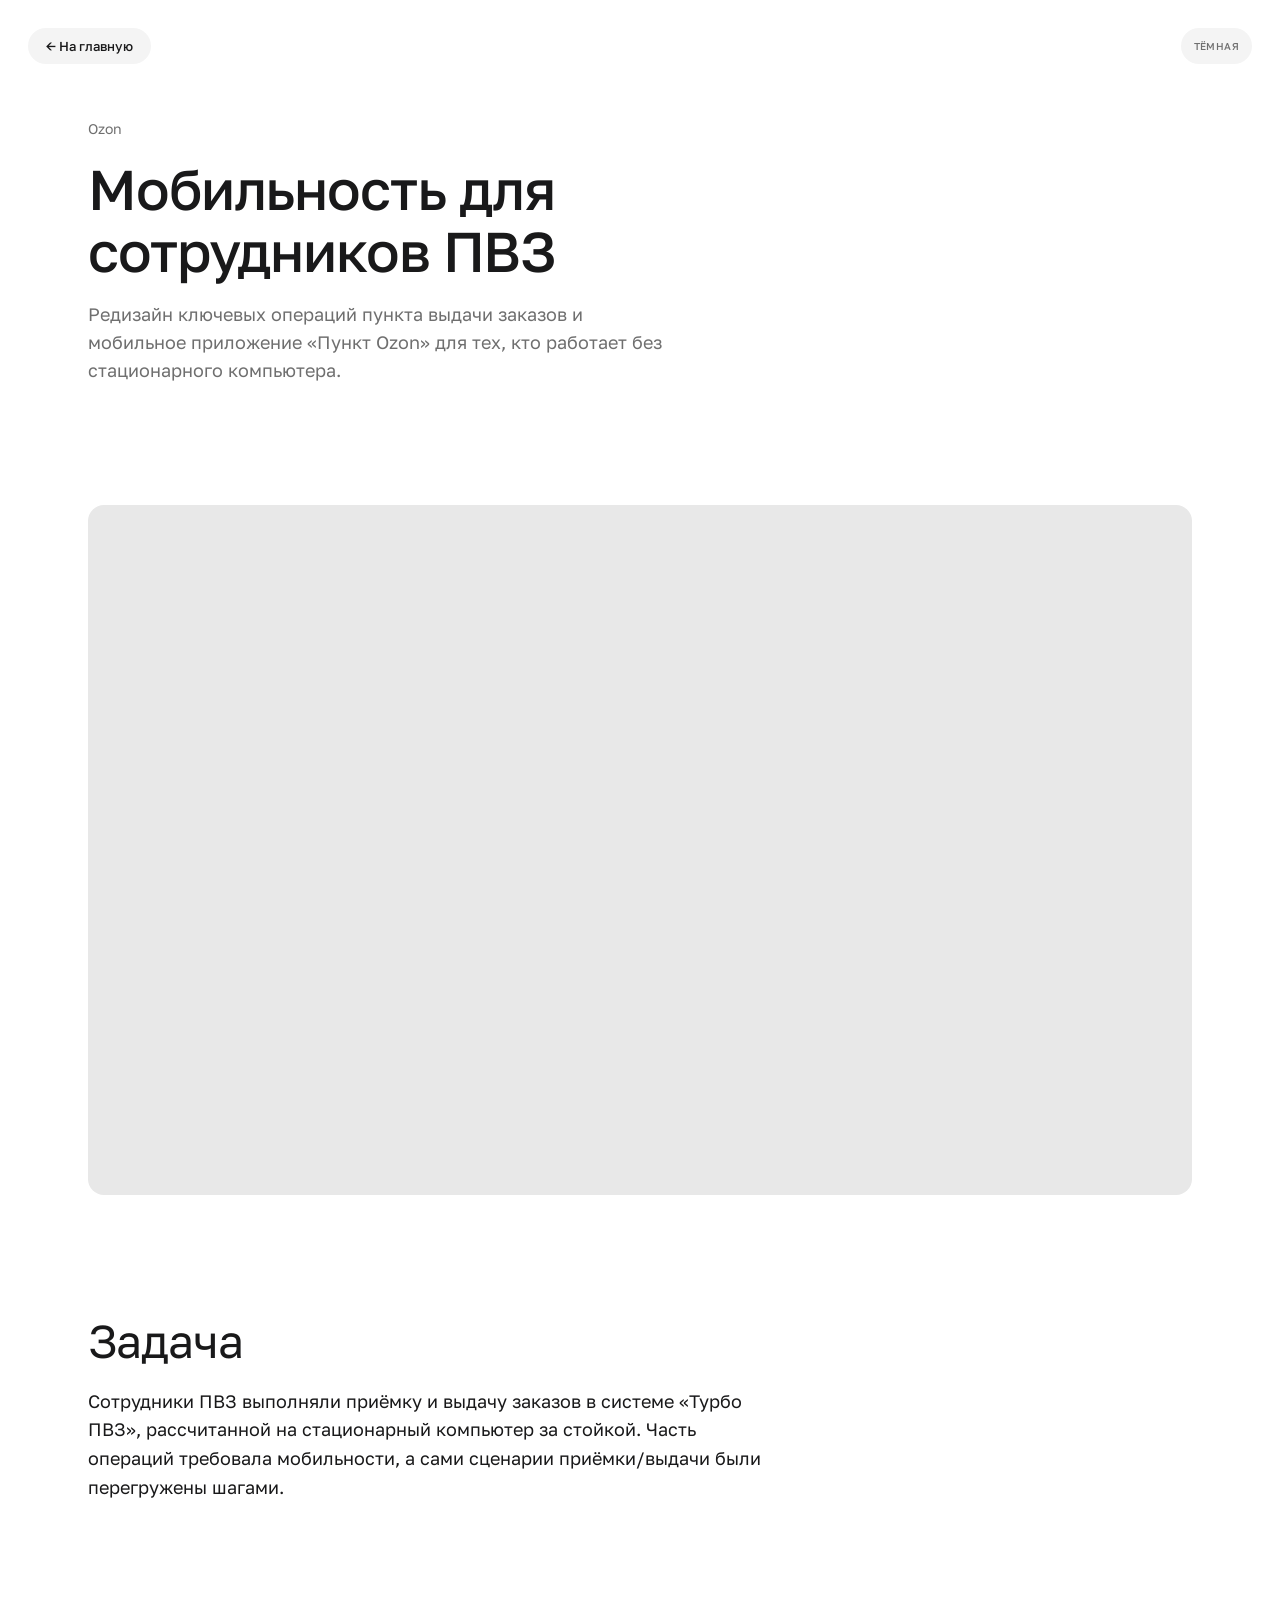
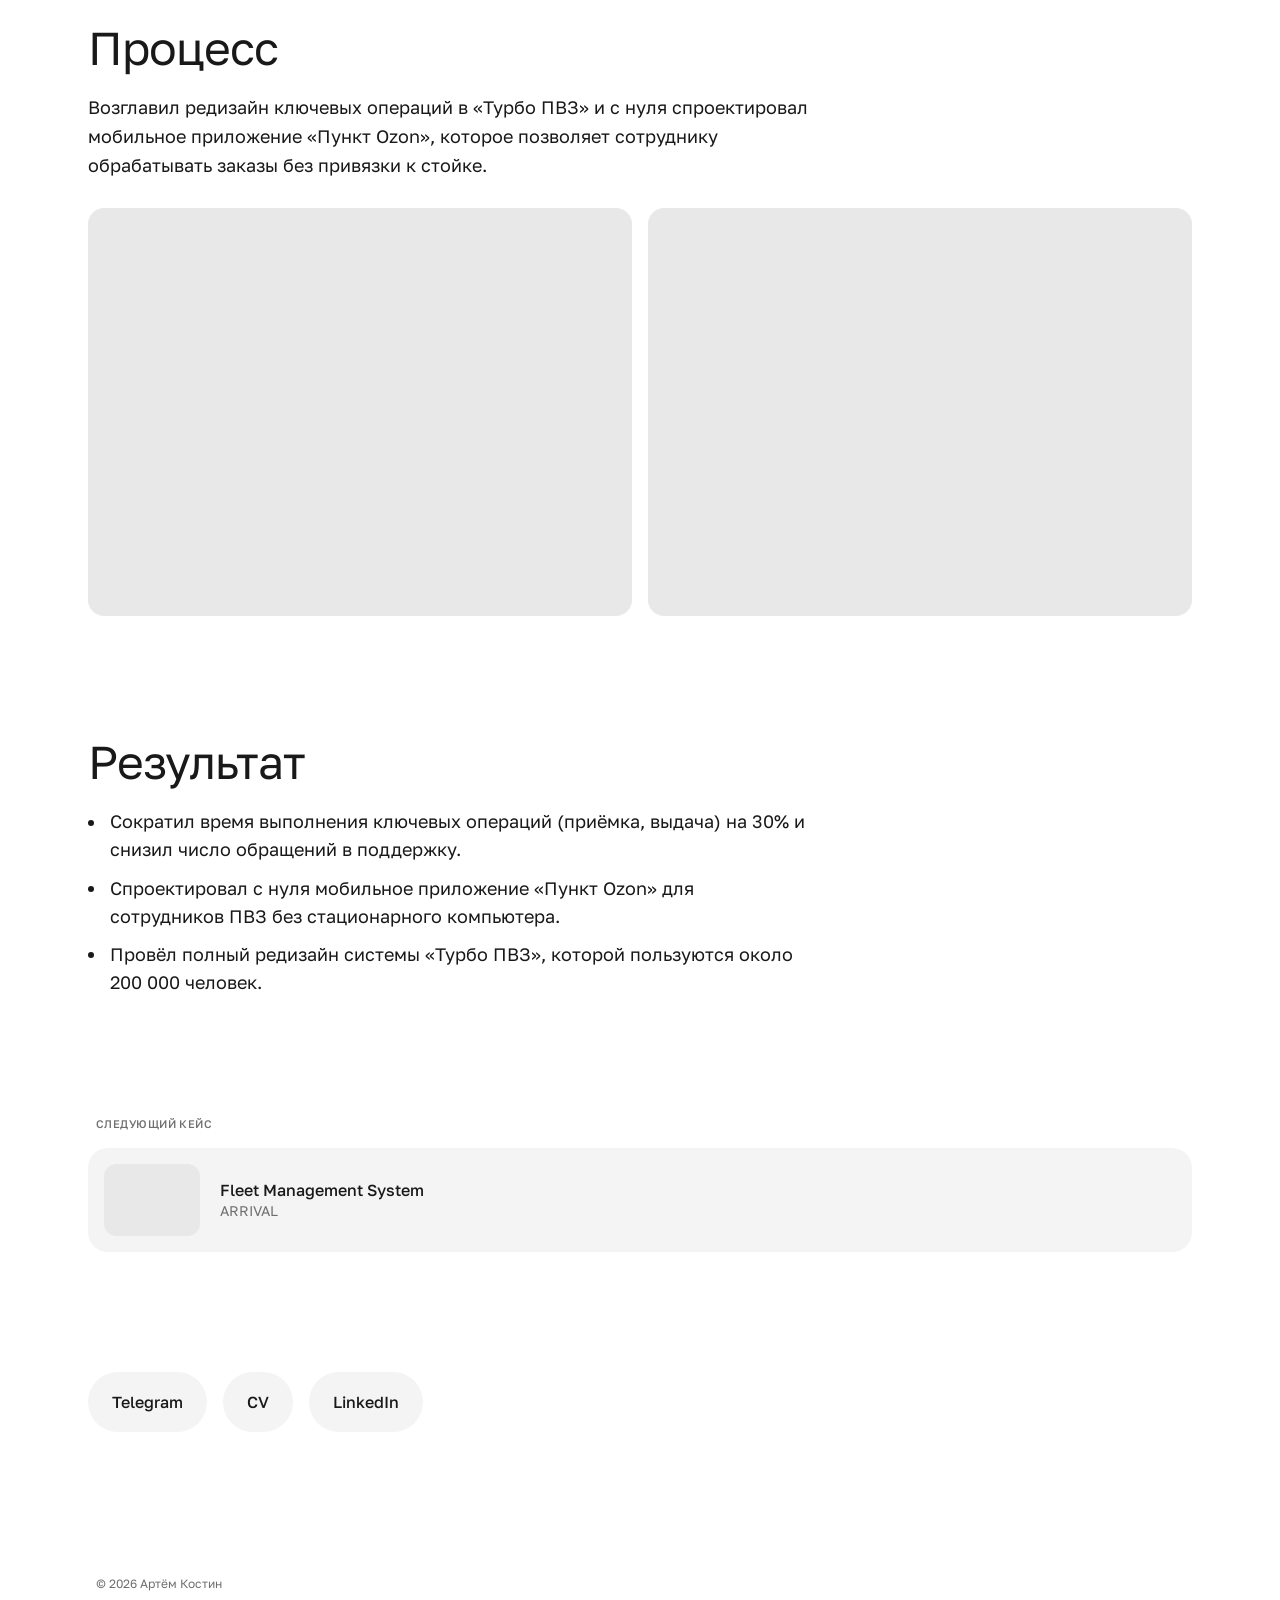
<file: cases/ozon-point.html>
<!doctype html>
<html lang="ru">
<head>
<meta charset="utf-8">
<meta name="viewport" content="width=device-width, initial-scale=1, viewport-fit=cover">
<title>Навигация для приложения ПВЗ — Артём Костин</title>
<meta name="description" content="Кейс: редизайн ключевых операций и мобильное приложение «Пункт Ozon» для сотрудников ПВЗ.">
<meta name="author" content="Артём Костин">
<meta name="color-scheme" content="light dark">
<meta name="theme-color" content="#FFFFFF" media="(prefers-color-scheme: light)">
<meta name="theme-color" content="#0B0B0C" media="(prefers-color-scheme: dark)">

<link rel="icon" href="data:image/svg+xml,%3Csvg xmlns='http://www.w3.org/2000/svg' viewBox='0 0 64 64'%3E%3Crect width='64' height='64' rx='14' fill='%2319191A'/%3E%3Ctext x='32' y='43' font-size='30' font-weight='800' text-anchor='middle' fill='%23FFFFFF' font-family='Arial, Helvetica, sans-serif'%3EAK%3C/text%3E%3C/svg%3E">

<link rel="preconnect" href="https://fonts.googleapis.com">
<link rel="preconnect" href="https://fonts.gstatic.com" crossorigin>
<link rel="stylesheet" href="https://fonts.googleapis.com/css2?family=Golos+Text:wght@400;500;600&display=swap">
<link rel="stylesheet" href="../styles.css">

<script>
(function () {
  var r = document.documentElement;
  r.classList.add('js');
  try {
    var raw = localStorage.getItem('portfolio.state');
    var data = raw ? JSON.parse(raw) : null;
    var t = data && data.theme;
    if (t === 'light' || t === 'dark') r.setAttribute('data-theme', t);
  } catch (e) {}
})();
</script>
</head>

<body>
<a class="skip" href="#main">К содержимому</a>
<button class="theme-toggle" type="button" data-theme-toggle aria-label="Включить тёмную тему"><span data-theme-label>Тёмная</span></button>

<div class="page">
  <main class="content" id="main">

    <nav class="case-top" aria-label="Навигация">
      <a class="case-back" href="../index.html">← На главную</a>
    </nav>

    <header class="case-hero" data-reveal>
      <div class="case-hero__who">
        <span class="card__org">Ozon</span>
      </div>
      <h1 class="case-hero__title">Мобильность для сотрудников ПВЗ</h1>
      <p class="case-hero__desc">Редизайн ключевых операций пункта выдачи заказов и мобильное приложение «Пункт Ozon» для тех, кто работает без стационарного компьютера.</p>
    </header>

    <div class="case-cover"><div class="card__ph"></div></div>

    <section class="case-block" data-reveal>
      <h2>Задача</h2>
      <p>Сотрудники ПВЗ выполняли приёмку и выдачу заказов в системе «Турбо ПВЗ», рассчитанной на стационарный компьютер за стойкой. Часть операций требовала мобильности, а сами сценарии приёмки/выдачи были перегружены шагами.</p>
    </section>

    <section class="case-block" data-reveal>
      <h2>Процесс</h2>
      <p>Возглавил редизайн ключевых операций в «Турбо ПВЗ» и с нуля спроектировал мобильное приложение «Пункт Ozon», которое позволяет сотруднику обрабатывать заказы без привязки к стойке.</p>
      <div class="case-gallery">
        <div class="card__ph"></div>
        <div class="card__ph"></div>
      </div>
    </section>

    <section class="case-block" data-reveal>
      <h2>Результат</h2>
      <ul class="case-results">
        <li>Сократил время выполнения ключевых операций (приёмка, выдача) на 30% и снизил число обращений в поддержку.</li>
        <li>Спроектировал с нуля мобильное приложение «Пункт Ozon» для сотрудников ПВЗ без стационарного компьютера.</li>
        <li>Провёл полный редизайн системы «Турбо ПВЗ», которой пользуются около 200 000 человек.</li>
      </ul>
    </section>

    <section class="case-next" data-reveal>
      <span class="case-next__label">Следующий кейс</span>
      <a class="case-next-card" href="arrival.html">
        <div class="case-next-card__thumb"><div class="card__ph"></div></div>
        <div class="card__who">
          <div><h3 class="card__title">Fleet Management System</h3><span class="card__org">ARRIVAL</span></div>
        </div>
      </a>
    </section>

    <nav class="actions" aria-label="Контакты и резюме">
      <a class="action" href="https://t.me/akostin" target="_blank" rel="noopener">Telegram</a>
      <button class="action" type="button" data-cv-open aria-haspopup="dialog">CV</button>
      <a class="action" href="https://www.linkedin.com/in/%D0%B0rtem-%D0%BAostin-42739712b" target="_blank" rel="noopener">LinkedIn</a>
    </nav>

    <p class="copyright">&copy; 2026 Артём Костин</p>
  </main>
</div>

<div class="cv-backdrop" data-cv-backdrop aria-hidden="true">
  <div class="cv-modal" role="dialog" aria-modal="true" aria-labelledby="cv-title">
    <button class="cv-close" type="button" data-cv-close aria-label="Закрыть резюме">
      <svg width="16" height="16" viewBox="0 0 16 16" fill="none" aria-hidden="true"><path d="M3 3L13 13M13 3L3 13" stroke="currentColor" stroke-width="1.5" stroke-linecap="round"/></svg>
    </button>
   <div class="cv-modal__body">
    <div class="cv-modal__head">
      <h2 id="cv-title">Артём Костин</h2>
      <p>Design&nbsp;Lead&nbsp;/&nbsp;Product&nbsp;Designer</p>
    </div>

    <p class="cv-contact">+7&nbsp;(999)&nbsp;002‑09‑11&nbsp;· <a href="mailto:kostin.a.artem@gmail.com" data-copy-email="kostin.a.artem@gmail.com">kostin.a.artem@gmail.com<span class="copy-toast" aria-hidden="true">Скопировано</span></a>&nbsp;· <a href="https://t.me/akostin" target="_blank" rel="noopener">Telegram:&nbsp;@akostin</a></p>
    <span class="sr-only" role="status" aria-live="polite" data-copy-announcer></span>

    <p class="cv-summary">5+&nbsp;лет опыта в&nbsp;продуктовом дизайне (fintech, B2B, логистика), включая 2+&nbsp;года в&nbsp;роли лида&nbsp;— руководил командами до&nbsp;5&nbsp;дизайнеров в&nbsp;Альфа-Банке и&nbsp;Ozon. Фокус&nbsp;— сложные B2B-сценарии, дизайн-процесс и&nbsp;менторство.</p>

    <div class="cv-section">
      <div class="cv-entry">
        <div class="cv-entry__head"><span class="cv-entry__role">Руководитель группы дизайна</span><span class="cv-entry__dates">Янв 2026 — сейчас · 9 мес</span></div>
        <span class="cv-entry__org">Альфа-Банк&nbsp;· Москва</span>
        <ul>
          <li>Руковожу командой из&nbsp;4&nbsp;продуктовых дизайнеров в&nbsp;B2B-домене «Эквайринг»&nbsp;— UX торгового и&nbsp;интернет-эквайринга, внутренней CRM.</li>
          <li>Инициировал и&nbsp;возглавил редизайн интернет-эквайринга: унификация UI и&nbsp;сокращение времени на&nbsp;ключевые сценарии для&nbsp;тысяч бизнес-клиентов.</li>
          <li>Внедрил процесс фиксации UI-дефектов в&nbsp;домене, чтобы баги не&nbsp;терялись и&nbsp;доходили до&nbsp;исправления.</li>
        </ul>
      </div>

      <div class="cv-entry">
        <div class="cv-entry__head"><span class="cv-entry__role">Старший продуктовый дизайнер</span><span class="cv-entry__dates">Янв 2025 — Янв 2026 · 1 год 1 мес</span></div>
        <span class="cv-entry__org">Альфа-Банк&nbsp;· Москва</span>
        <ul>
          <li>Спроектировал и&nbsp;запустил «Нейроофис» (AI-ассистенты для&nbsp;бизнеса) в&nbsp;приложении «Альфа-Бизнес».</li>
          <li>Внедрил MVP-интеграцию AI-ассистентов в&nbsp;3+&nbsp;смежных продукта банка, создав единый пользовательский опыт.</li>
          <li>Создал масштабируемый UX-паттерн подписки, переиспользованный в&nbsp;нескольких продуктовых линейках банка.</li>
        </ul>
      </div>

      <div class="cv-entry">
        <div class="cv-entry__head"><span class="cv-entry__role">Старший продуктовый дизайнер</span><span class="cv-entry__dates">Авг 2024 — Ноя 2024 · 4 мес</span></div>
        <span class="cv-entry__org">Т-Банк&nbsp;· Москва</span>
        <ul>
          <li>Перепроектировал онбординг CloudKassir, сократив путь пользователя с&nbsp;10&nbsp;до&nbsp;5&nbsp;дней.</li>
          <li>Предложил и&nbsp;передал в&nbsp;A/B-тест 3&nbsp;гипотезы по&nbsp;улучшению конверсии платёжной формы (B2C).</li>
        </ul>
      </div>

      <div class="cv-entry">
        <div class="cv-entry__head"><span class="cv-entry__role">Руководитель группы дизайна</span><span class="cv-entry__dates">Сен 2022 — Авг 2024 · 2 года</span></div>
        <span class="cv-entry__org">Ozon&nbsp;· Москва</span>
        <ul>
          <li>Сформировал с&nbsp;нуля и&nbsp;возглавил команду из&nbsp;5&nbsp;дизайнеров, отвечающую за&nbsp;UX внутренних логистических систем для&nbsp;~200&nbsp;000&nbsp;сотрудников ПВЗ.</li>
          <li>Возглавил редизайн ключевых операций (приёмка, выдача) в&nbsp;системе ПВЗ&nbsp;— сократил время выполнения на&nbsp;30% и&nbsp;снизил число обращений в&nbsp;поддержку.</li>
          <li>Построил практику регулярных UX-исследований, закрывшую 10+&nbsp;узких мест в&nbsp;сценариях сотрудников.</li>
        </ul>
      </div>

      <div class="cv-entry">
        <div class="cv-entry__head"><span class="cv-entry__role">Старший продуктовый дизайнер</span><span class="cv-entry__dates">Сен 2021 — Сен 2022 · 1 год 1 мес</span></div>
        <span class="cv-entry__org">Ozon&nbsp;· Москва</span>
        <ul>
          <li>Спроектировал систему автопланирования смен для&nbsp;5000+&nbsp;курьеров, оптимизировав логистические затраты.</li>
          <li>Спроектировал с&nbsp;нуля мобильное приложение «Пункт Ozon» для&nbsp;работы сотрудников ПВЗ без&nbsp;стационарного компьютера.</li>
          <li>Провёл полный редизайн системы «Турбо ПВЗ» (~200&nbsp;000&nbsp;пользователей).</li>
          <li>Спроектировал систему real-time мониторинга курьерской доставки.</li>
        </ul>
      </div>

      <div class="cv-entry">
        <div class="cv-entry__head"><span class="cv-entry__role">Продуктовый дизайнер</span><span class="cv-entry__dates">Мар 2021 — Сен 2021 · 7 мес</span></div>
        <span class="cv-entry__org">Ростелеком&nbsp;· Россия</span>
        <ul>
          <li>Проектировал интерфейсы для&nbsp;внутренних B2B CRM-систем, проводил интервью с&nbsp;операторами.</li>
        </ul>
      </div>

      <div class="cv-entry">
        <div class="cv-entry__head"><span class="cv-entry__role">UX-специалист</span><span class="cv-entry__dates">Авг 2018 — Фев 2021 · 2 года 7 мес</span></div>
        <span class="cv-entry__org">AIC&nbsp;· Москва</span>
        <ul>
          <li>Проектировал UX для&nbsp;сайтов и&nbsp;приложений ключевых клиентов, включая MOEX, БКС и&nbsp;ФосАгро.</li>
          <li>Спроектировал MVP системы управления автопарком ARRIVAL.</li>
          <li>Преподавал UX-проектирование в&nbsp;МТС Университете.</li>
        </ul>
      </div>

      <div class="cv-entry">
        <div class="cv-entry__head"><span class="cv-entry__role">Менеджер проектов</span><span class="cv-entry__dates">Май 2015 — Апр 2018 · 3 года</span></div>
        <span class="cv-entry__org">Инфо-Эксперт&nbsp;· Саратов</span>
        <ul>
          <li>Управлял проектами разработки приложений для&nbsp;Битрикс24: клиенты, документация, планирование.</li>
        </ul>
      </div>
    </div>
   </div>

    <div class="cv-modal__actions">
      <a class="action" href="../files/Artem-Kostin-CV-RU.pdf" download>Скачать PDF</a>
    </div>
  </div>
</div>

<script src="../script.js"></script>
</body>
</html>
</file>
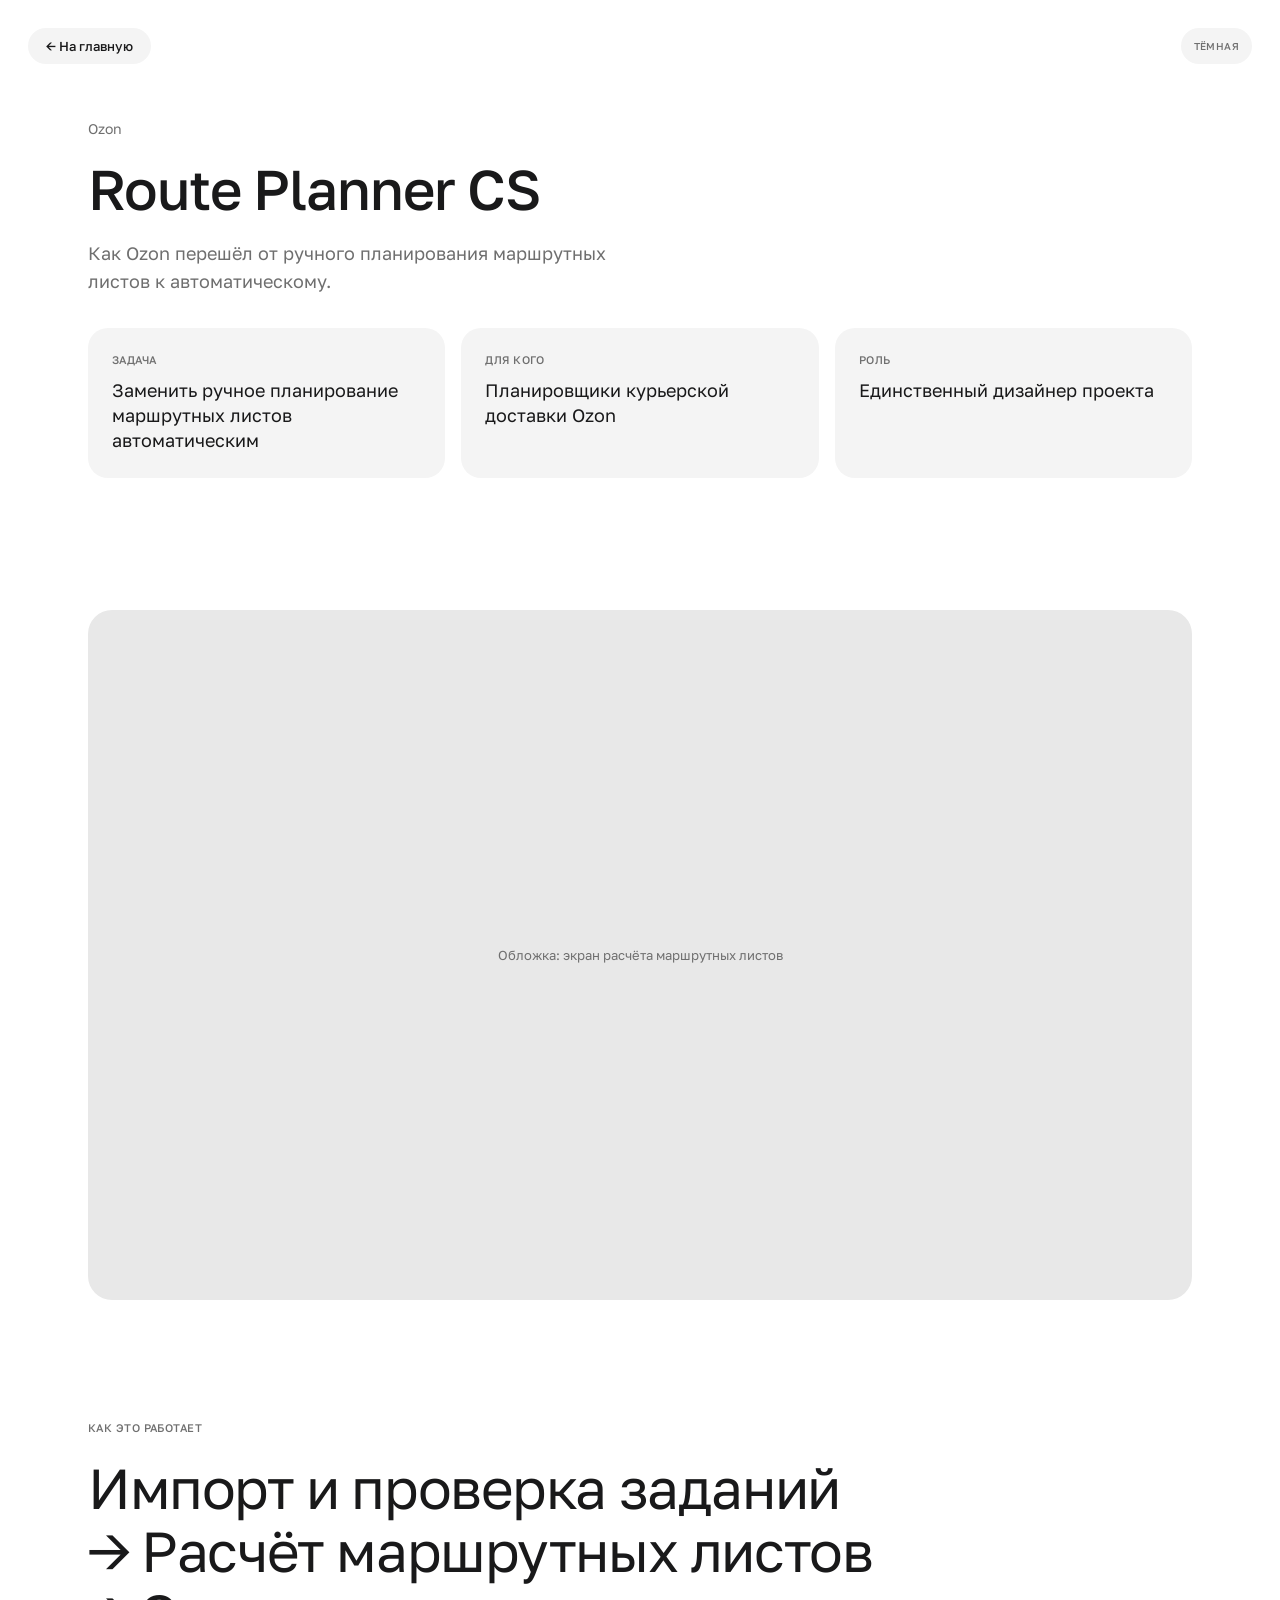
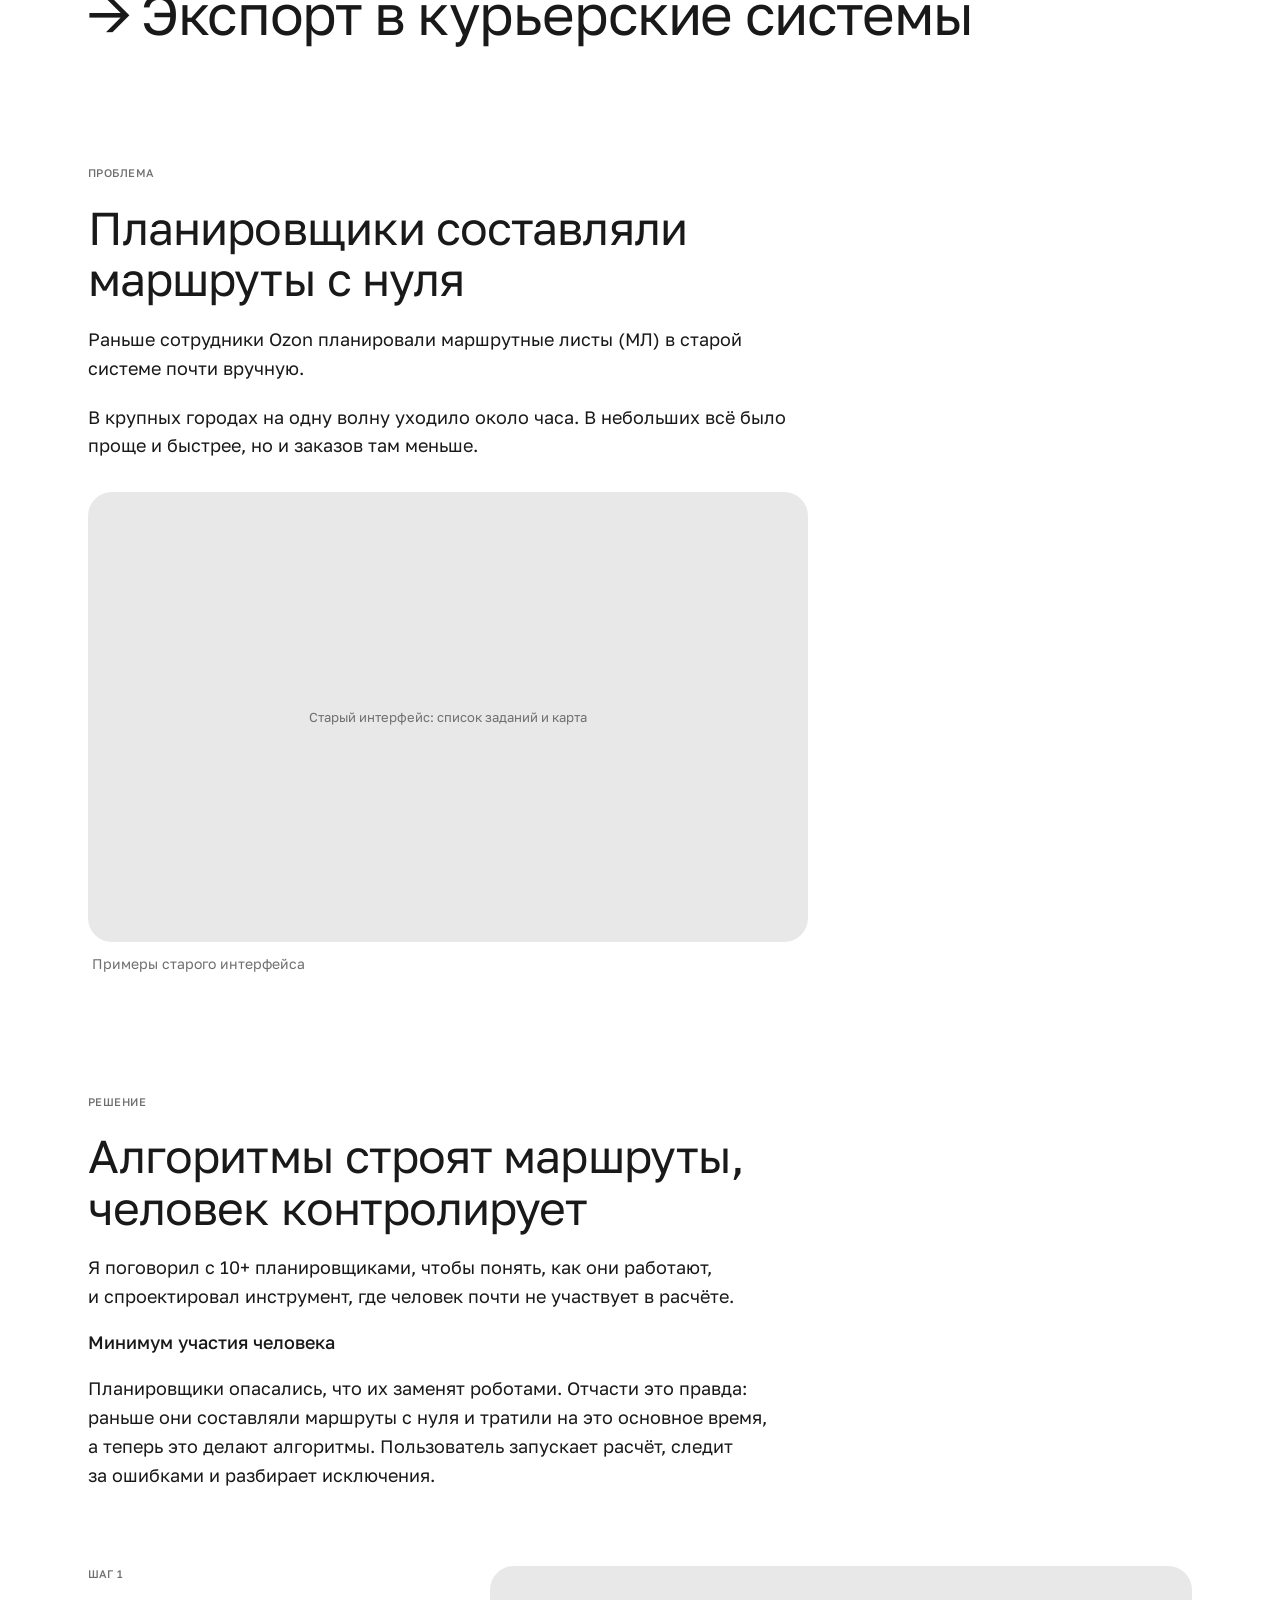
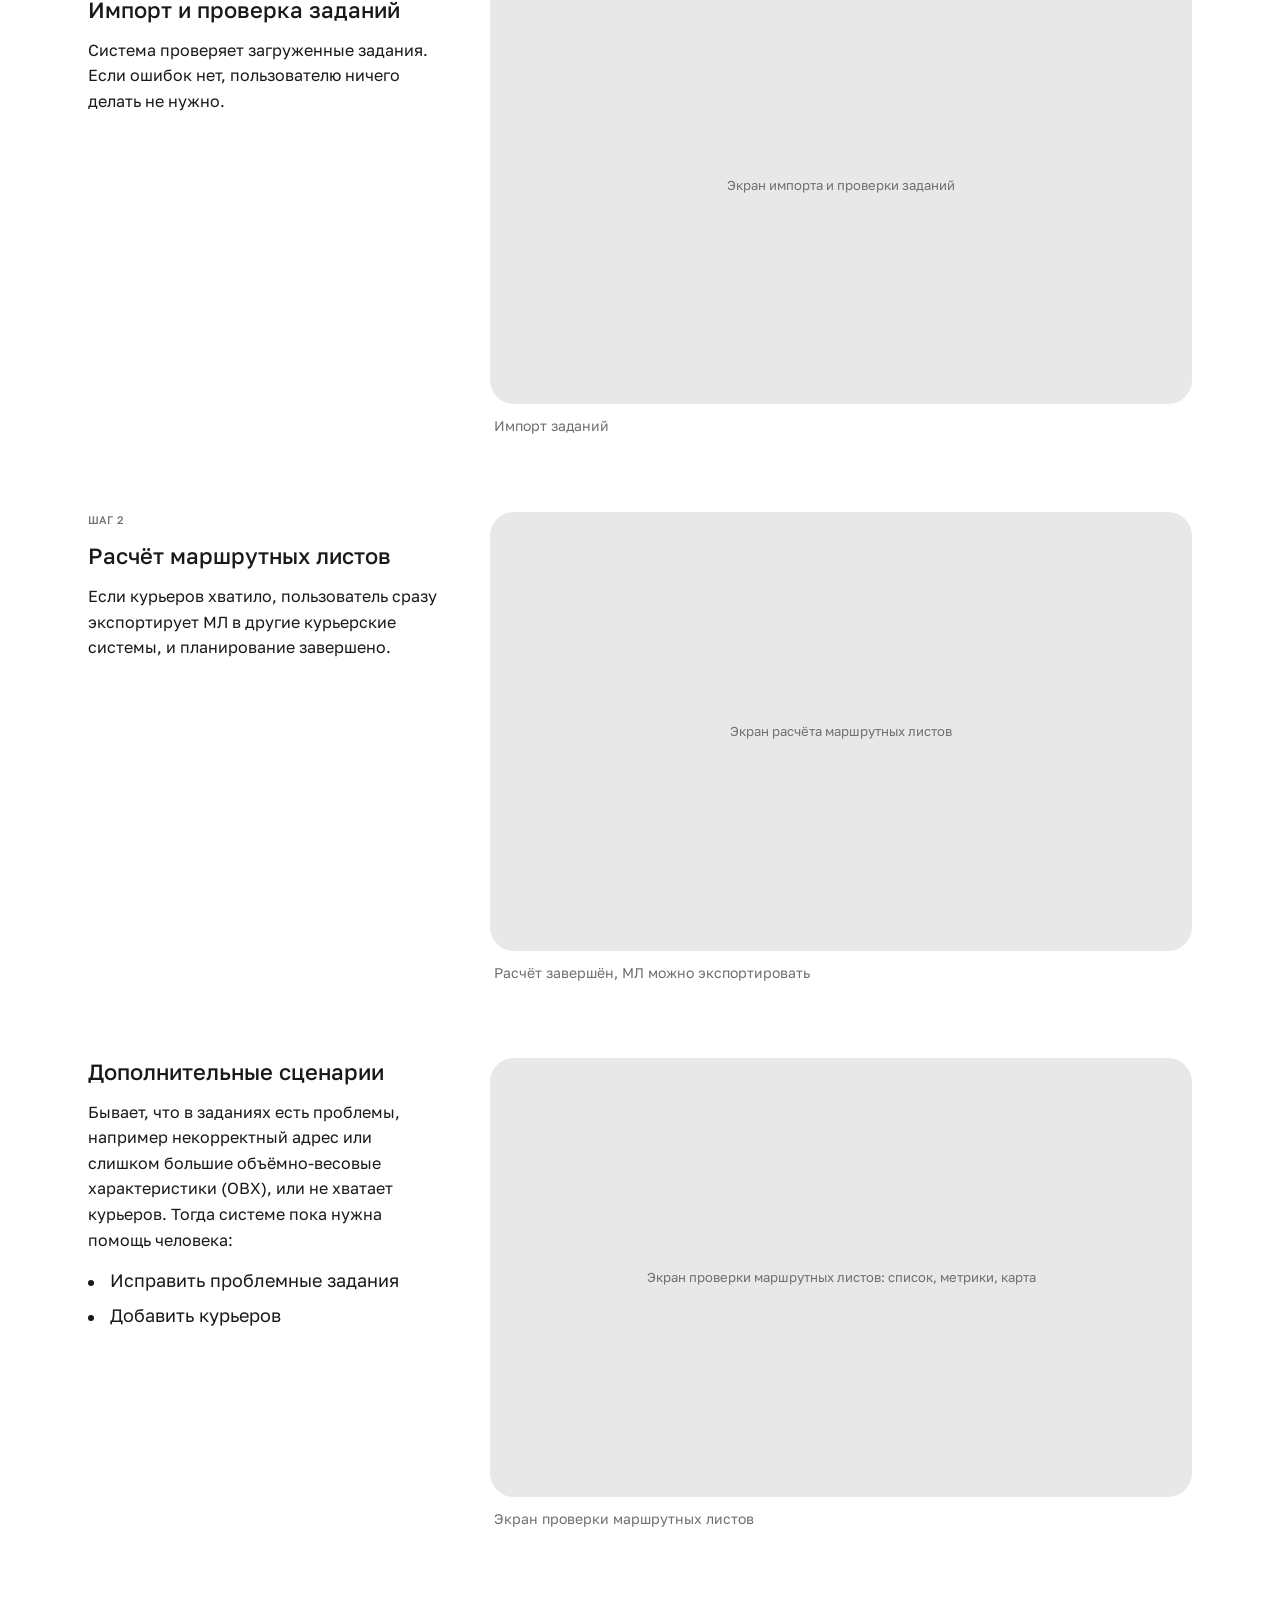
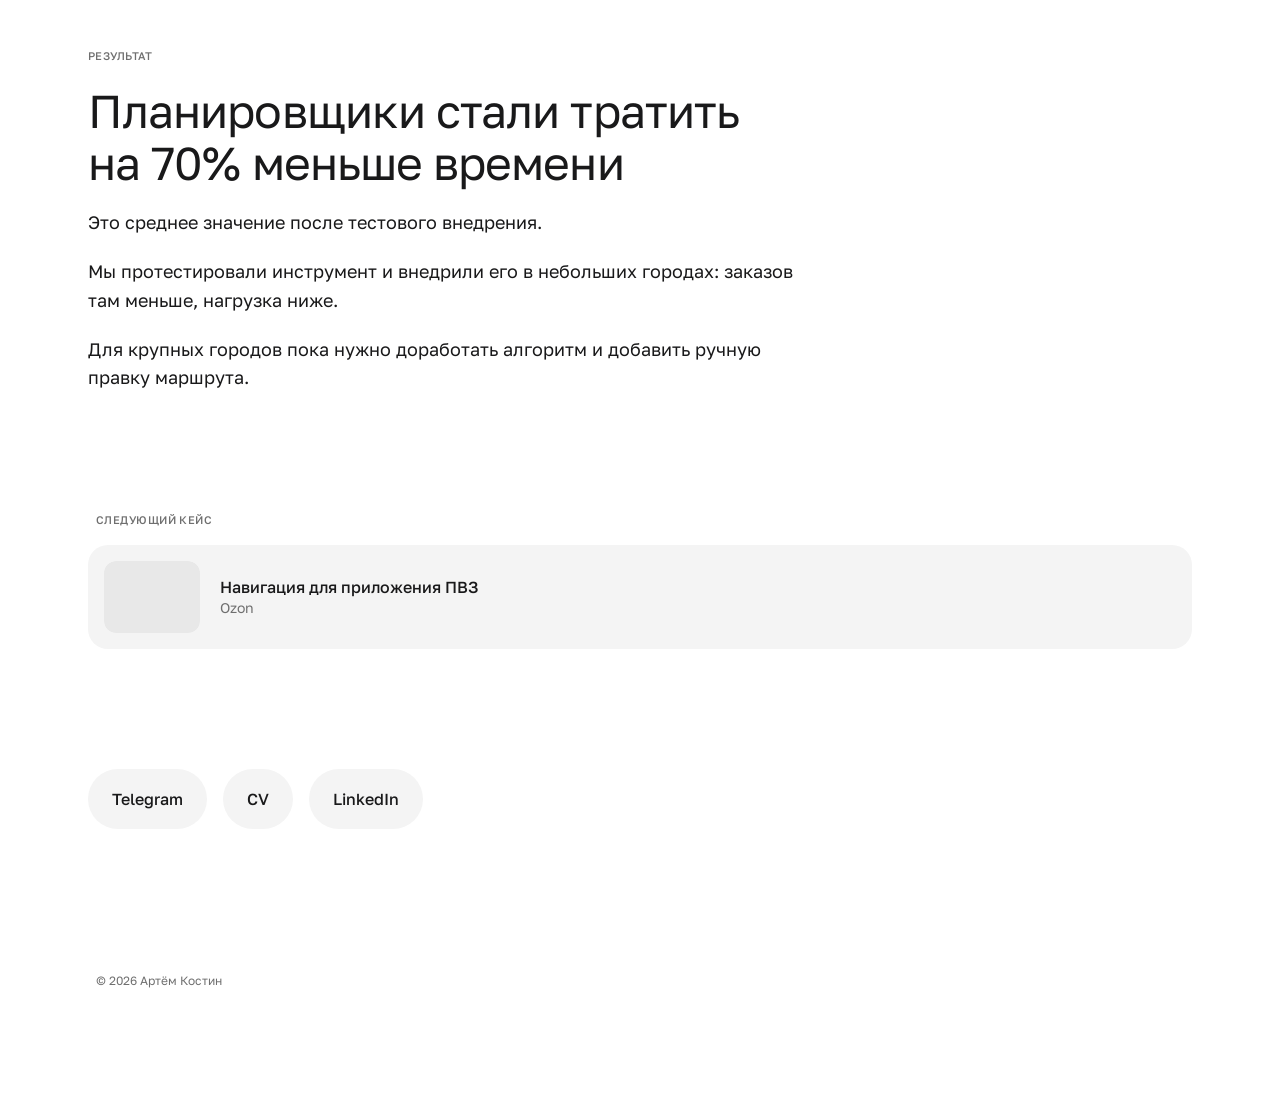
<file: cases/route-planner-cs.html>
<!doctype html>
<html lang="ru">
<head>
<meta charset="utf-8">
<meta name="viewport" content="width=device-width, initial-scale=1, viewport-fit=cover">
<title>Route Planner CS — Артём Костин</title>
<meta name="description" content="Кейс: автоматизация планирования маршрутных листов для курьерской доставки Ozon.">
<meta name="author" content="Артём Костин">
<meta name="color-scheme" content="light dark">
<meta name="theme-color" content="#FFFFFF" media="(prefers-color-scheme: light)">
<meta name="theme-color" content="#0B0B0C" media="(prefers-color-scheme: dark)">

<link rel="icon" href="data:image/svg+xml,%3Csvg xmlns='http://www.w3.org/2000/svg' viewBox='0 0 64 64'%3E%3Crect width='64' height='64' rx='14' fill='%2319191A'/%3E%3Ctext x='32' y='43' font-size='30' font-weight='800' text-anchor='middle' fill='%23FFFFFF' font-family='Arial, Helvetica, sans-serif'%3EAK%3C/text%3E%3C/svg%3E">

<link rel="preconnect" href="https://fonts.googleapis.com">
<link rel="preconnect" href="https://fonts.gstatic.com" crossorigin>
<link rel="stylesheet" href="https://fonts.googleapis.com/css2?family=Golos+Text:wght@400;500;600&display=swap">
<link rel="stylesheet" href="../styles.css">

<script>
(function () {
  var r = document.documentElement;
  r.classList.add('js');
  try {
    var raw = localStorage.getItem('portfolio.state');
    var data = raw ? JSON.parse(raw) : null;
    var t = data && data.theme;
    if (t === 'light' || t === 'dark') r.setAttribute('data-theme', t);
  } catch (e) {}
})();
</script>
</head>

<body>
<a class="skip" href="#main">К содержимому</a>
<button class="theme-toggle" type="button" data-theme-toggle aria-label="Включить тёмную тему"><span data-theme-label>Тёмная</span></button>

<div class="page">
  <main class="content" id="main">

    <nav class="case-top" aria-label="Навигация">
      <a class="case-back" href="../index.html">← На главную</a>
    </nav>

    <header class="case-hero" data-reveal>
      <div class="case-hero__who">
        <span class="card__org">Ozon</span>
      </div>
      <h1 class="case-hero__title">Route Planner CS</h1>
      <p class="case-hero__desc">Как Ozon перешёл от&nbsp;ручного планирования маршрутных листов к&nbsp;автоматическому.</p>
      <dl class="case-stats">
        <div class="case-stat"><dt>Задача</dt><dd>Заменить ручное планирование маршрутных листов автоматическим</dd></div>
        <div class="case-stat"><dt>Для кого</dt><dd>Планировщики курьерской доставки Ozon</dd></div>
        <div class="case-stat"><dt>Роль</dt><dd>Единственный дизайнер проекта</dd></div>
      </dl>
    </header>

    <!-- Картинки: вместо .case-ph положи <img src="../img/…" alt="…" width="…" height="…">
         внутрь .case-fig__media — клик по ней сам откроется на весь экран (script.js). -->
    <figure class="case-fig case-cover" data-reveal>
      <div class="case-fig__media"><div class="case-ph" role="img" aria-label="Заглушка: экран расчёта маршрутных листов">Обложка: экран расчёта маршрутных листов</div></div>
    </figure>

    <section class="case-flow" data-reveal aria-label="Как это работает">
      <span class="case-label">Как это работает</span>
      <p class="case-flow__text"><span>Импорт и&nbsp;проверка заданий</span> <span>→&nbsp;Расчёт маршрутных листов</span> <span>→&nbsp;Экспорт в&nbsp;курьерские системы</span></p>
    </section>

    <section class="case-block" data-reveal>
      <span class="case-label">Проблема</span>
      <h2>Планировщики составляли маршруты с&nbsp;нуля</h2>
      <p>Раньше сотрудники Ozon планировали маршрутные листы (МЛ) в&nbsp;старой системе почти вручную.</p>
      <p>В&nbsp;крупных городах на&nbsp;одну волну уходило около часа. В&nbsp;небольших всё было проще и&nbsp;быстрее, но&nbsp;и&nbsp;заказов там меньше.</p>
      <figure class="case-fig case-fig--narrow">
        <div class="case-fig__media"><div class="case-ph" role="img" aria-label="Заглушка: старый интерфейс планирования">Старый интерфейс: список заданий и&nbsp;карта</div></div>
        <figcaption>Примеры старого интерфейса</figcaption>
      </figure>
    </section>

    <section class="case-block" data-reveal>
      <span class="case-label">Решение</span>
      <h2>Алгоритмы строят маршруты, человек контролирует</h2>
      <p>Я поговорил с&nbsp;10+ планировщиками, чтобы понять, как они работают, и&nbsp;спроектировал инструмент, где человек почти не&nbsp;участвует в&nbsp;расчёте.</p>

      <h3>Минимум участия человека</h3>
      <p>Планировщики опасались, что их заменят роботами. Отчасти это правда: раньше они составляли маршруты с&nbsp;нуля и&nbsp;тратили на&nbsp;это основное время, а&nbsp;теперь это делают алгоритмы. Пользователь запускает расчёт, следит за&nbsp;ошибками и&nbsp;разбирает исключения.</p>

      <div class="case-split">
        <div class="case-split__text">
          <span class="case-label">Шаг 1</span>
          <h3>Импорт и&nbsp;проверка заданий</h3>
          <p>Система проверяет загруженные задания. Если ошибок нет, пользователю ничего делать не&nbsp;нужно.</p>
        </div>
        <figure class="case-fig">
          <div class="case-fig__media"><div class="case-ph" role="img" aria-label="Заглушка: экран импорта заданий">Экран импорта и&nbsp;проверки заданий</div></div>
          <figcaption>Импорт заданий</figcaption>
        </figure>
      </div>

      <div class="case-split">
        <div class="case-split__text">
          <span class="case-label">Шаг 2</span>
          <h3>Расчёт маршрутных листов</h3>
          <p>Если курьеров хватило, пользователь сразу экспортирует МЛ в&nbsp;другие курьерские системы, и&nbsp;планирование завершено.</p>
        </div>
        <figure class="case-fig">
          <div class="case-fig__media"><div class="case-ph" role="img" aria-label="Заглушка: экран расчёта маршрутных листов">Экран расчёта маршрутных листов</div></div>
          <figcaption>Расчёт завершён, МЛ можно экспортировать</figcaption>
        </figure>
      </div>

      <div class="case-split">
        <div class="case-split__text">
          <h3>Дополнительные сценарии</h3>
          <p>Бывает, что в&nbsp;заданиях есть проблемы, например некорректный адрес или слишком большие объёмно-весовые характеристики (ОВХ), или не&nbsp;хватает курьеров. Тогда системе пока нужна помощь человека:</p>
          <ul class="case-list">
            <li>Исправить проблемные задания</li>
            <li>Добавить курьеров</li>
          </ul>
        </div>
        <figure class="case-fig">
          <div class="case-fig__media"><div class="case-ph" role="img" aria-label="Заглушка: экран проверки маршрутных листов">Экран проверки маршрутных листов: список, метрики, карта</div></div>
          <figcaption>Экран проверки маршрутных листов</figcaption>
        </figure>
      </div>
    </section>

    <section class="case-block" data-reveal>
      <span class="case-label">Результат</span>
      <h2>Планировщики стали тратить на&nbsp;70% меньше времени</h2>
      <p>Это среднее значение после тестового внедрения.</p>
      <p>Мы протестировали инструмент и&nbsp;внедрили его в&nbsp;небольших городах: заказов там меньше, нагрузка ниже.</p>
      <p>Для&nbsp;крупных городов пока нужно доработать алгоритм и&nbsp;добавить ручную правку маршрута.</p>
    </section>

    <section class="case-next" data-reveal>
      <span class="case-next__label">Следующий кейс</span>
      <a class="case-next-card" href="ozon-point.html">
        <div class="case-next-card__thumb"><div class="card__ph"></div></div>
        <div class="card__who">
          <div><h3 class="card__title">Навигация для&nbsp;приложения ПВЗ</h3><span class="card__org">Ozon</span></div>
        </div>
      </a>
    </section>

    <nav class="actions" aria-label="Контакты и резюме">
      <a class="action" href="https://t.me/akostin" target="_blank" rel="noopener">Telegram</a>
      <button class="action" type="button" data-cv-open aria-haspopup="dialog">CV</button>
      <a class="action" href="https://www.linkedin.com/in/%D0%B0rtem-%D0%BAostin-42739712b" target="_blank" rel="noopener">LinkedIn</a>
    </nav>

    <p class="copyright">&copy; 2026 Артём Костин</p>
  </main>
</div>

<div class="cv-backdrop" data-cv-backdrop aria-hidden="true">
  <div class="cv-modal" role="dialog" aria-modal="true" aria-labelledby="cv-title">
    <button class="cv-close" type="button" data-cv-close aria-label="Закрыть резюме">
      <svg width="16" height="16" viewBox="0 0 16 16" fill="none" aria-hidden="true"><path d="M3 3L13 13M13 3L3 13" stroke="currentColor" stroke-width="1.5" stroke-linecap="round"/></svg>
    </button>
   <div class="cv-modal__body">
    <div class="cv-modal__head">
      <h2 id="cv-title">Артём Костин</h2>
      <p>Design&nbsp;Lead&nbsp;/&nbsp;Product&nbsp;Designer</p>
    </div>

    <p class="cv-contact">+7&nbsp;(999)&nbsp;002‑09‑11&nbsp;· <a href="mailto:kostin.a.artem@gmail.com" data-copy-email="kostin.a.artem@gmail.com">kostin.a.artem@gmail.com<span class="copy-toast" aria-hidden="true">Скопировано</span></a>&nbsp;· <a href="https://t.me/akostin" target="_blank" rel="noopener">Telegram:&nbsp;@akostin</a></p>
    <span class="sr-only" role="status" aria-live="polite" data-copy-announcer></span>

    <p class="cv-summary">5+&nbsp;лет опыта в&nbsp;продуктовом дизайне (fintech, B2B, логистика), включая 2+&nbsp;года в&nbsp;роли лида&nbsp;— руководил командами до&nbsp;5&nbsp;дизайнеров в&nbsp;Альфа-Банке и&nbsp;Ozon. Фокус&nbsp;— сложные B2B-сценарии, дизайн-процесс и&nbsp;менторство.</p>

    <div class="cv-section">
      <div class="cv-entry">
        <div class="cv-entry__head"><span class="cv-entry__role">Руководитель группы дизайна</span><span class="cv-entry__dates">Янв 2026 — сейчас · 9 мес</span></div>
        <span class="cv-entry__org">Альфа-Банк&nbsp;· Москва</span>
        <ul>
          <li>Руковожу командой из&nbsp;4&nbsp;продуктовых дизайнеров в&nbsp;B2B-домене «Эквайринг»&nbsp;— UX торгового и&nbsp;интернет-эквайринга, внутренней CRM.</li>
          <li>Инициировал и&nbsp;возглавил редизайн интернет-эквайринга: унификация UI и&nbsp;сокращение времени на&nbsp;ключевые сценарии для&nbsp;тысяч бизнес-клиентов.</li>
          <li>Внедрил процесс фиксации UI-дефектов в&nbsp;домене, чтобы баги не&nbsp;терялись и&nbsp;доходили до&nbsp;исправления.</li>
        </ul>
      </div>

      <div class="cv-entry">
        <div class="cv-entry__head"><span class="cv-entry__role">Старший продуктовый дизайнер</span><span class="cv-entry__dates">Янв 2025 — Янв 2026 · 1 год 1 мес</span></div>
        <span class="cv-entry__org">Альфа-Банк&nbsp;· Москва</span>
        <ul>
          <li>Спроектировал и&nbsp;запустил «Нейроофис» (AI-ассистенты для&nbsp;бизнеса) в&nbsp;приложении «Альфа-Бизнес».</li>
          <li>Внедрил MVP-интеграцию AI-ассистентов в&nbsp;3+&nbsp;смежных продукта банка, создав единый пользовательский опыт.</li>
          <li>Создал масштабируемый UX-паттерн подписки, переиспользованный в&nbsp;нескольких продуктовых линейках банка.</li>
        </ul>
      </div>

      <div class="cv-entry">
        <div class="cv-entry__head"><span class="cv-entry__role">Старший продуктовый дизайнер</span><span class="cv-entry__dates">Авг 2024 — Ноя 2024 · 4 мес</span></div>
        <span class="cv-entry__org">Т-Банк&nbsp;· Москва</span>
        <ul>
          <li>Перепроектировал онбординг CloudKassir, сократив путь пользователя с&nbsp;10&nbsp;до&nbsp;5&nbsp;дней.</li>
          <li>Предложил и&nbsp;передал в&nbsp;A/B-тест 3&nbsp;гипотезы по&nbsp;улучшению конверсии платёжной формы (B2C).</li>
        </ul>
      </div>

      <div class="cv-entry">
        <div class="cv-entry__head"><span class="cv-entry__role">Руководитель группы дизайна</span><span class="cv-entry__dates">Сен 2022 — Авг 2024 · 2 года</span></div>
        <span class="cv-entry__org">Ozon&nbsp;· Москва</span>
        <ul>
          <li>Сформировал с&nbsp;нуля и&nbsp;возглавил команду из&nbsp;5&nbsp;дизайнеров, отвечающую за&nbsp;UX внутренних логистических систем для&nbsp;~200&nbsp;000&nbsp;сотрудников ПВЗ.</li>
          <li>Возглавил редизайн ключевых операций (приёмка, выдача) в&nbsp;системе ПВЗ&nbsp;— сократил время выполнения на&nbsp;30% и&nbsp;снизил число обращений в&nbsp;поддержку.</li>
          <li>Построил практику регулярных UX-исследований, закрывшую 10+&nbsp;узких мест в&nbsp;сценариях сотрудников.</li>
        </ul>
      </div>

      <div class="cv-entry">
        <div class="cv-entry__head"><span class="cv-entry__role">Старший продуктовый дизайнер</span><span class="cv-entry__dates">Сен 2021 — Сен 2022 · 1 год 1 мес</span></div>
        <span class="cv-entry__org">Ozon&nbsp;· Москва</span>
        <ul>
          <li>Спроектировал систему автопланирования смен для&nbsp;5000+&nbsp;курьеров, оптимизировав логистические затраты.</li>
          <li>Спроектировал с&nbsp;нуля мобильное приложение «Пункт Ozon» для&nbsp;работы сотрудников ПВЗ без&nbsp;стационарного компьютера.</li>
          <li>Провёл полный редизайн системы «Турбо ПВЗ» (~200&nbsp;000&nbsp;пользователей).</li>
          <li>Спроектировал систему real-time мониторинга курьерской доставки.</li>
        </ul>
      </div>

      <div class="cv-entry">
        <div class="cv-entry__head"><span class="cv-entry__role">Продуктовый дизайнер</span><span class="cv-entry__dates">Мар 2021 — Сен 2021 · 7 мес</span></div>
        <span class="cv-entry__org">Ростелеком&nbsp;· Россия</span>
        <ul>
          <li>Проектировал интерфейсы для&nbsp;внутренних B2B CRM-систем, проводил интервью с&nbsp;операторами.</li>
        </ul>
      </div>

      <div class="cv-entry">
        <div class="cv-entry__head"><span class="cv-entry__role">UX-специалист</span><span class="cv-entry__dates">Авг 2018 — Фев 2021 · 2 года 7 мес</span></div>
        <span class="cv-entry__org">AIC&nbsp;· Москва</span>
        <ul>
          <li>Проектировал UX для&nbsp;сайтов и&nbsp;приложений ключевых клиентов, включая MOEX, БКС и&nbsp;ФосАгро.</li>
          <li>Спроектировал MVP системы управления автопарком ARRIVAL.</li>
          <li>Преподавал UX-проектирование в&nbsp;МТС Университете.</li>
        </ul>
      </div>

      <div class="cv-entry">
        <div class="cv-entry__head"><span class="cv-entry__role">Менеджер проектов</span><span class="cv-entry__dates">Май 2015 — Апр 2018 · 3 года</span></div>
        <span class="cv-entry__org">Инфо-Эксперт&nbsp;· Саратов</span>
        <ul>
          <li>Управлял проектами разработки приложений для&nbsp;Битрикс24: клиенты, документация, планирование.</li>
        </ul>
      </div>
    </div>
   </div>

    <div class="cv-modal__actions">
      <a class="action" href="../files/Artem-Kostin-CV-RU.pdf" download>Скачать PDF</a>
    </div>
  </div>
</div>

<script src="../script.js"></script>
</body>
</html>
</file>
<file: styles.css>
/*
  Общие стили для страниц кейсов (cases/*.html).
  index.html остаётся самодостаточным файлом со своими инлайн-стилями
  (см. CLAUDE.md) — здесь продублированы токены и часть базовых блоков
  (.action, .card, реакция на прокрутку), чтобы кейсы визуально совпадали
  с главной. При правке цветов/токенов проверяй оба места.
*/

/* ============ Токены ============ */
:root {
  --font-main: 'Golos Text', system-ui, -apple-system, 'Segoe UI', Roboto, Arial, sans-serif;

  --page: #FFFFFF;
  --text: #19191A;
  --muted: #6F6F6F;
  --card: #F4F4F4;
  --tag: #E8E8E8;
  --tag-text: #5A5A5A;
  --media: #E8E8E8;

  --content-width: 1200px;
  --pad-top: 120px;
  --ease: cubic-bezier(0.16, 1, 0.3, 1);

  color-scheme: light;
  box-sizing: border-box;
  padding-top: env(safe-area-inset-top, 0px);
  padding-bottom: env(safe-area-inset-bottom, 0px);
}
@media (prefers-color-scheme: dark) {
  :root:not([data-theme="light"]) {
    color-scheme: dark;
    --page: #0B0B0C; --text: #F2F2F2; --muted: #9A9A9A; --card: #161617; --tag: #252526; --tag-text: #B5B5B5; --media: #232324;
  }
}
:root[data-theme="dark"] {
  color-scheme: dark;
  --page: #0B0B0C; --text: #F2F2F2; --muted: #9A9A9A; --card: #161617; --tag: #252526; --tag-text: #B5B5B5; --media: #232324;
}

/* ============ База ============ */
*, *::before, *::after { box-sizing: border-box; }
html { font-size: 16px; scroll-behavior: smooth; -webkit-text-size-adjust: 100%; background: var(--page); }
body {
  margin: 0; min-height: 100vh; background: var(--page); color: var(--text);
  font-family: var(--font-main); line-height: 1.5;
  -webkit-font-smoothing: antialiased; text-rendering: optimizeLegibility;
}
body.cv-open { overflow: hidden; }
h1, h2, h3, p, ul, ol, figure, dl, dt, dd { margin: 0; padding: 0; }
ul, ol { list-style: none; }
a { color: inherit; text-decoration: none; }
button { appearance: none; -webkit-appearance: none; border: 0; background: none; font: inherit; color: inherit; }
a, button { touch-action: manipulation; -webkit-tap-highlight-color: transparent; }
::selection { background: var(--text); color: var(--page); }
:focus-visible { outline: 2px solid var(--text); outline-offset: 3px; }
.sr-only { position: absolute; width: 1px; height: 1px; margin: -1px; padding: 0; overflow: hidden; clip: rect(0 0 0 0); white-space: nowrap; border: 0; }
.nb { white-space: nowrap; }

.skip { position: absolute; left: 16px; top: -64px; z-index: 50; background: var(--text); color: var(--page); padding: 12px 16px; border-radius: 12px; font-weight: 500; }
.skip:focus { top: calc(env(safe-area-inset-top, 0px) + 16px); }

.theme-toggle {
  position: fixed; z-index: 10;
  top: calc(env(safe-area-inset-top, 0px) + 28px); right: max(28px, env(safe-area-inset-right, 0px));
  display: flex; align-items: center; justify-content: center;
  min-height: 36px; padding: 9px 13px; border: 0; border-radius: 9999px;
  background: var(--card); color: var(--muted);
  font: 500 10px/1.4 var(--font-main); letter-spacing: 0.04em; text-transform: uppercase;
  cursor: pointer; transition: background-color 280ms ease, color 280ms ease;
}
.theme-toggle:hover { background: var(--tag); color: var(--text); }
body.cv-open .theme-toggle { display: none; }

/* ============ Оболочка ============ */
.page { width: 100%; max-width: 1600px; margin: 0 auto; }
.content {
  width: 100%; max-width: var(--content-width); margin: 0 auto;
  padding: var(--pad-top) clamp(24px, 5vw, 48px) 120px;
  display: flex; flex-direction: column; gap: 120px;
}

.actions { display: flex; align-items: center; gap: 16px; flex-wrap: wrap; }
.action {
  display: flex; align-items: center; justify-content: center; padding: 20px 24px;
  border-radius: 9999px; background: var(--card); color: var(--text);
  font: 500 16px/1.25 var(--font-main); cursor: pointer;
  transition: background-color 280ms ease, color 280ms ease;
}
.action:hover { background: var(--tag); }

/* ============ Карточки проектов (совпадают с index.html) ============ */
.card {
  position: relative; display: flex; flex-direction: column; overflow: hidden;
  padding: clamp(24px, 4.6vw, 48px); border-radius: 24px; background: var(--card); color: inherit;
  transition: transform 700ms var(--ease);
}
a.card { cursor: pointer; }
.card:hover { transform: scale(1.008); transition-duration: 820ms; }

.card__header { display: flex; align-items: center; justify-content: space-between; gap: 16px; margin-bottom: 40px; }
.card__who { display: flex; align-items: center; gap: 14px; min-width: 0; }
.card__title { font-size: 16px; font-weight: 500; line-height: 1.25; }
.card__org { display: block; margin-top: 2px; font-size: 14px; line-height: 1.3; color: var(--muted); }
.card__tag {
  flex: none; padding: 9px 13px; border-radius: 32px; background: var(--tag); color: var(--tag-text);
  font-size: 10px; font-weight: 500; line-height: 1.4; letter-spacing: 0.04em; text-transform: uppercase;
}

.card__image-wrap { width: 100%; max-width: 852px; margin: 0 auto; border-radius: 16px; overflow: hidden; transition: transform 700ms var(--ease); }
.card__image-wrap img { display: block; width: 100%; height: auto; border-radius: 16px; }
.card__ph { aspect-ratio: 16 / 10; background: var(--media); border-radius: 16px; }
.card:hover .card__image-wrap { transform: translateY(-8px); transition-duration: 820ms; }

.card__desc { display: flex; overflow: hidden; max-height: 0; opacity: 0; transition: max-height 640ms var(--ease), opacity 420ms ease; }
.card:hover .card__desc, .card:focus-visible .card__desc { max-height: 180px; opacity: 1; transition: max-height 680ms var(--ease), opacity 620ms ease 220ms; }
.card__desc p { width: min(50%, 588px); font-size: 14px; line-height: 1.56; color: var(--muted); }

/* Неактивная карточка («Скоро») — используется на index.html:
   вместо <a class="card"> бери <div class="card card--soon" aria-disabled="true">,
   в .card__header добавь <span class="card__tag card__tag--soon">Скоро</span> */
.card--soon { cursor: default; }
.card--soon:hover, .card--soon:hover .card__image-wrap { transform: none; }
.card__tag--soon { color: var(--muted); }

.copyright { margin-top: 24px; padding-left: 8px; font-size: 12px; line-height: 1.4; color: var(--muted); }

/* Появление при прокрутке */
@media (prefers-reduced-motion: no-preference) {
  .js [data-reveal] { opacity: 0; transform: translateY(14px); transition: opacity 800ms ease, transform 800ms var(--ease); }
  .js [data-reveal].in { opacity: 1; transform: none; }
  .js .card[data-reveal].in { transition: transform 700ms var(--ease), opacity 800ms ease; }
}
@media (prefers-reduced-motion: reduce) {
  html { scroll-behavior: auto; }
  *, *::before, *::after { transition-duration: .01ms !important; animation-duration: .01ms !important; }
}

/* ============ Модалка резюме (кейсы подгружают её из ../cv-modal.html) ============ */
.cv-backdrop {
  position: fixed; inset: 0; z-index: 100; display: none; align-items: center; justify-content: center;
  padding: 24px; background: rgba(11, 11, 12, 0.5); backdrop-filter: blur(2px);
}
.cv-backdrop.is-open { display: flex; }
.js .cv-modal { transform: translateY(8px) scale(0.98); opacity: 0; transition: transform 320ms var(--ease), opacity 260ms ease; }
.js .cv-backdrop.is-open .cv-modal { transform: none; opacity: 1; }

.cv-modal {
  position: relative;
  width: 100%; max-width: 760px; max-height: 85vh; overflow: hidden;
  display: flex; flex-direction: column;
  background: var(--page); color: var(--text); border-radius: 24px;
  box-shadow: 0 24px 64px rgba(0, 0, 0, 0.28);
}
.cv-modal__body { overflow-y: auto; padding: clamp(24px, 4vw, 44px); padding-bottom: 4px; }
.cv-modal__head { margin-bottom: 32px; padding-right: 44px; }
.cv-modal__head h2 { font-size: 22px; font-weight: 500; }
.cv-modal__head p { margin-top: 4px; font-size: 14px; color: var(--muted); }

.cv-close {
  position: absolute; z-index: 2; top: 20px; right: 20px;
  display: flex; align-items: center; justify-content: center; width: 40px; height: 40px; border: 0; border-radius: 9999px;
  background: var(--card); color: var(--text); cursor: pointer;
  transition: transform 280ms var(--ease), background-color 280ms ease;
}
.cv-close:hover { background: var(--tag); transform: scale(1.06); }
.cv-close svg { display: block; }

.cv-contact { font-size: 14px; color: var(--muted); }
.cv-contact a { text-decoration: underline; text-underline-offset: 3px; }
.cv-contact a:hover { color: var(--text); }

[data-copy-email] { position: relative; }
.copy-toast {
  position: absolute; left: 50%; bottom: calc(100% + 8px); z-index: 1;
  padding: 6px 11px; border-radius: 9999px; background: var(--text); color: var(--page);
  font-size: 11px; font-weight: 500; line-height: 1; white-space: nowrap; text-decoration: none;
  opacity: 0; transform: translate(-50%, 4px); pointer-events: none;
  transition: opacity 220ms ease, transform 220ms var(--ease);
}
.copy-toast.is-visible { opacity: 1; transform: translate(-50%, 0); }

.cv-section { margin-top: 28px; }

.cv-entry + .cv-entry { margin-top: 20px; }
.cv-entry__head { display: flex; flex-wrap: wrap; align-items: baseline; justify-content: space-between; gap: 4px 16px; }
.cv-entry__role { font-weight: 500; font-size: 15px; }
.cv-entry__dates { font-size: 12px; color: var(--muted); white-space: nowrap; }
.cv-entry__org { display: block; margin-top: 2px; font-size: 13px; color: var(--muted); }
.cv-entry ul { margin-top: 8px; padding-left: 18px; list-style: disc; display: flex; flex-direction: column; gap: 4px; }
.cv-entry li { font-size: 14px; line-height: 1.5; }
.cv-entry li::marker { color: var(--muted); }

.cv-summary { margin-top: 28px; padding: 16px 20px; border-radius: 16px; background: var(--card); font-size: 14px; line-height: 1.56; }

.cv-modal__actions {
  flex: none; display: flex; gap: 12px; flex-wrap: wrap;
  padding: 20px clamp(24px, 4vw, 44px) clamp(20px, 3.4vw, 32px);
  border-top: 1px solid var(--card); background: var(--page);
}
.cv-modal__actions .action { padding: 16px 22px; font-size: 15px; }

/* ============ Шаблон страницы кейса ============ */
/* Зафиксирована в углу так же, как .theme-toggle — не уезжает при скролле
   и составляет с переключателем темы одну пару фиксированных пилюль в шапке. */
.case-top {
  position: fixed; z-index: 10;
  top: calc(env(safe-area-inset-top, 0px) + 28px); left: max(28px, env(safe-area-inset-left, 0px));
}
body.cv-open .case-top { display: none; }
.case-back {
  display: inline-flex; align-items: center; gap: 8px; min-height: 36px; padding: 9px 18px;
  border-radius: 9999px; background: var(--card); color: var(--text);
  font: 500 13px/1.3 var(--font-main); transition: background-color 280ms ease;
}
.case-back:hover { background: var(--tag); }

.case-hero { display: flex; flex-direction: column; gap: 20px; }
.case-hero__who { display: flex; align-items: center; gap: 12px; }
.case-hero__who .card__org { margin-top: 0; }
.case-hero__title { max-width: 760px; font-size: clamp(32px, 4.4vw, 56px); font-weight: 500; line-height: 1.1; letter-spacing: -0.02em; text-wrap: balance; }
.case-hero__desc { max-width: 620px; font-size: 18px; line-height: 1.55; color: var(--muted); text-wrap: pretty; }

/* Ключевые цифры под заголовком */
.case-stats { display: flex; flex-wrap: wrap; gap: 16px; margin-top: 12px; }
.case-stat { flex: 1 1 240px; padding: 24px; border-radius: 20px; background: var(--card); }
.case-stat dt { font-size: 11px; font-weight: 500; letter-spacing: 0.04em; text-transform: uppercase; color: var(--muted); }
.case-stat dd { margin-top: 10px; font-size: 18px; line-height: 1.4; text-wrap: pretty; }

.case-cover { width: 100%; }

/* Блок текста: заголовок и абзацы — узкой колонкой, изображения — на всю ширину */
.case-block { display: flex; flex-direction: column; gap: 20px; }
.case-block > :where(:not(.case-fig, .case-split)) { max-width: 720px; }
.case-block h2 { max-width: 900px; font-size: clamp(28px, 3.6vw, 48px); font-weight: 400; line-height: 1.12; letter-spacing: -0.02em; text-wrap: balance; }
.case-block h3 { font-size: 18px; font-weight: 500; line-height: 1.3; }
.case-block p { font-size: 18px; line-height: 1.6; color: var(--text); text-wrap: pretty; }

/* Изображение с подписью. Скриншоты интерфейса мелкие, поэтому они идут на всю ширину
   контента, а клик открывает полноэкранный просмотр (см. script.js). */
.case-fig { display: flex; flex-direction: column; gap: 12px; margin-top: 12px; width: 100%; }
.case-fig__media { border-radius: 24px; overflow: hidden; background: var(--media); }
.case-fig__media img { display: block; width: 100%; height: auto; cursor: zoom-in; }
.case-fig figcaption { padding-left: 4px; font-size: 14px; line-height: 1.4; color: var(--muted); }
.case-ph {
  display: flex; align-items: center; justify-content: center; aspect-ratio: 16 / 10; padding: 24px;
  font-size: 13px; line-height: 1.4; text-align: center; color: var(--muted);
}

/* Второстепенное изображение — по ширине текстовой колонки */
.case-fig--narrow { max-width: 720px; }

/* Подпись-рубрика над заголовком или шагом */
.case-label { font-size: 11px; font-weight: 500; letter-spacing: 0.04em; text-transform: uppercase; color: var(--muted); }

/* Одна крупная фраза-схема: суть кейса за несколько секунд */
.case-flow { display: flex; flex-direction: column; gap: 20px; }
.case-flow__text { font-size: clamp(28px, 4.4vw, 60px); font-weight: 400; line-height: 1.12; letter-spacing: -0.025em; text-wrap: balance; }
.case-flow__text span { display: inline; }

/* Строка «текст слева, экран справа»: картинка рядом с текстом и крупнее колонки текста */
.case-split { display: grid; grid-template-columns: minmax(0, 1fr) minmax(0, 2fr); gap: clamp(24px, 4vw, 56px); align-items: start; margin-top: 56px; }
.case-split__text { display: flex; flex-direction: column; gap: 14px; position: sticky; top: 96px; }
.case-split__text h3 { font-size: 22px; line-height: 1.25; }
.case-split__text p { font-size: 16px; }
.case-split .case-fig { margin-top: 0; }

.case-list { display: flex; flex-direction: column; gap: 8px; }
.case-list li { position: relative; padding-left: 22px; font-size: 18px; line-height: 1.5; }
.case-list li::before { content: ''; position: absolute; left: 0; top: 0.7em; width: 6px; height: 6px; border-radius: 50%; background: var(--text); }

.case-gallery { display: grid; grid-template-columns: 1fr 1fr; gap: 16px; max-width: none; width: 100%; margin-top: 8px; }
.case-gallery .card__ph { aspect-ratio: 4 / 3; }

.case-results { display: flex; flex-direction: column; gap: 10px; }
.case-results li { position: relative; padding-left: 22px; font-size: 18px; line-height: 1.56; }
.case-results li::before { content: ''; position: absolute; left: 0; top: 0.7em; width: 6px; height: 6px; border-radius: 50%; background: var(--text); }

/* Полноэкранный просмотр изображений */
body.lightbox-open { overflow: hidden; }
.lightbox {
  position: fixed; inset: 0; z-index: 200; display: none; overflow: auto; overscroll-behavior: contain;
  background: rgba(11, 11, 12, 0.92); cursor: zoom-out;
}
.lightbox.is-open { display: block; }
.lightbox__img { display: block; width: 100vw; height: 100vh; padding: 24px; object-fit: contain; }
.lightbox.is-zoomed .lightbox__img { width: auto; height: auto; max-width: none; padding: 0; }
.lightbox__close {
  position: fixed; z-index: 1; top: calc(env(safe-area-inset-top, 0px) + 20px); right: 20px;
  display: flex; align-items: center; justify-content: center; width: 40px; height: 40px; border-radius: 9999px;
  background: rgba(255, 255, 255, 0.14); color: #fff; cursor: pointer; transition: background-color 280ms ease;
}
.lightbox__close:hover { background: rgba(255, 255, 255, 0.26); }

.case-next { display: flex; flex-direction: column; gap: 16px; }
.case-next__label { font-size: 11px; font-weight: 500; letter-spacing: 0.04em; text-transform: uppercase; color: var(--muted); padding-left: 8px; }

/* Компактная карточка вместо полноразмерной .card — превью + название в одну строку */
.case-next-card {
  display: flex; align-items: center; gap: 20px; padding: 16px;
  border-radius: 20px; background: var(--card); color: inherit;
  transition: background-color 320ms ease, transform 700ms var(--ease);
}
.case-next-card:hover { background: var(--tag); transform: scale(1.008); }
.case-next-card__thumb { flex: none; width: 96px; height: 72px; border-radius: 12px; overflow: hidden; }
.case-next-card__thumb .card__ph { width: 100%; height: 100%; aspect-ratio: auto; border-radius: 12px; }
.case-next-card .card__who { flex: 1; min-width: 0; }

/* ============ Адаптив ============ */
@media (max-width: 900px) {
  :root { --pad-top: 72px; }
  .content { gap: 72px; padding-bottom: 80px; }
  .case-split { grid-template-columns: 1fr; margin-top: 32px; }
  .case-split__text { position: static; }
  .card__header { margin-bottom: 32px; }
}
@media (max-width: 640px) {
  :root { --pad-top: 60px; }
  .content { gap: 40px; padding-left: 16px; padding-right: 16px; padding-bottom: 56px; }
  .action { padding: 16px 20px; }
  .theme-toggle { top: calc(env(safe-area-inset-top, 0px) + 16px); right: 16px; }
  .case-top { top: calc(env(safe-area-inset-top, 0px) + 16px); left: 16px; }
  .card { border-radius: 18px; padding: 18px; cursor: default; }
  .card:hover, .card:hover .card__image-wrap { transform: none; }
  .card__header { margin-bottom: 20px; }
  .card__ph, .card__image-wrap, .card__image-wrap img { border-radius: 12px; }
  .card__desc, .card:hover .card__desc { max-height: none; margin-top: 18px; opacity: 1; }
  .card__desc p { width: 100%; font-size: 13px; line-height: 1.48; }
  .case-gallery { grid-template-columns: 1fr; }
  .case-hero__desc, .case-block p, .case-list li, .case-results li { font-size: 16px; }
  .case-fig__media, .case-ph { border-radius: 16px; }
  .case-stat { padding: 20px; }
  .actions { gap: 10px; }
  .case-next-card { padding: 12px; gap: 14px; }
  .case-next-card__thumb { width: 64px; height: 56px; }
  .cv-backdrop { padding: 0; align-items: flex-end; }
  .cv-modal { max-width: none; max-height: 90vh; border-radius: 20px 20px 0 0; }
  .cv-entry__head { flex-direction: column; align-items: flex-start; gap: 2px; }
}
@media (max-width: 390px) {
  .content { padding-left: 12px; padding-right: 12px; }
  .card { padding: 16px; }
}
@media (hover: none) {
  .card:hover, .card:hover .card__image-wrap { transform: none; }
  .card__desc { max-height: none; margin-top: 18px; opacity: 1; }
}
</file>
